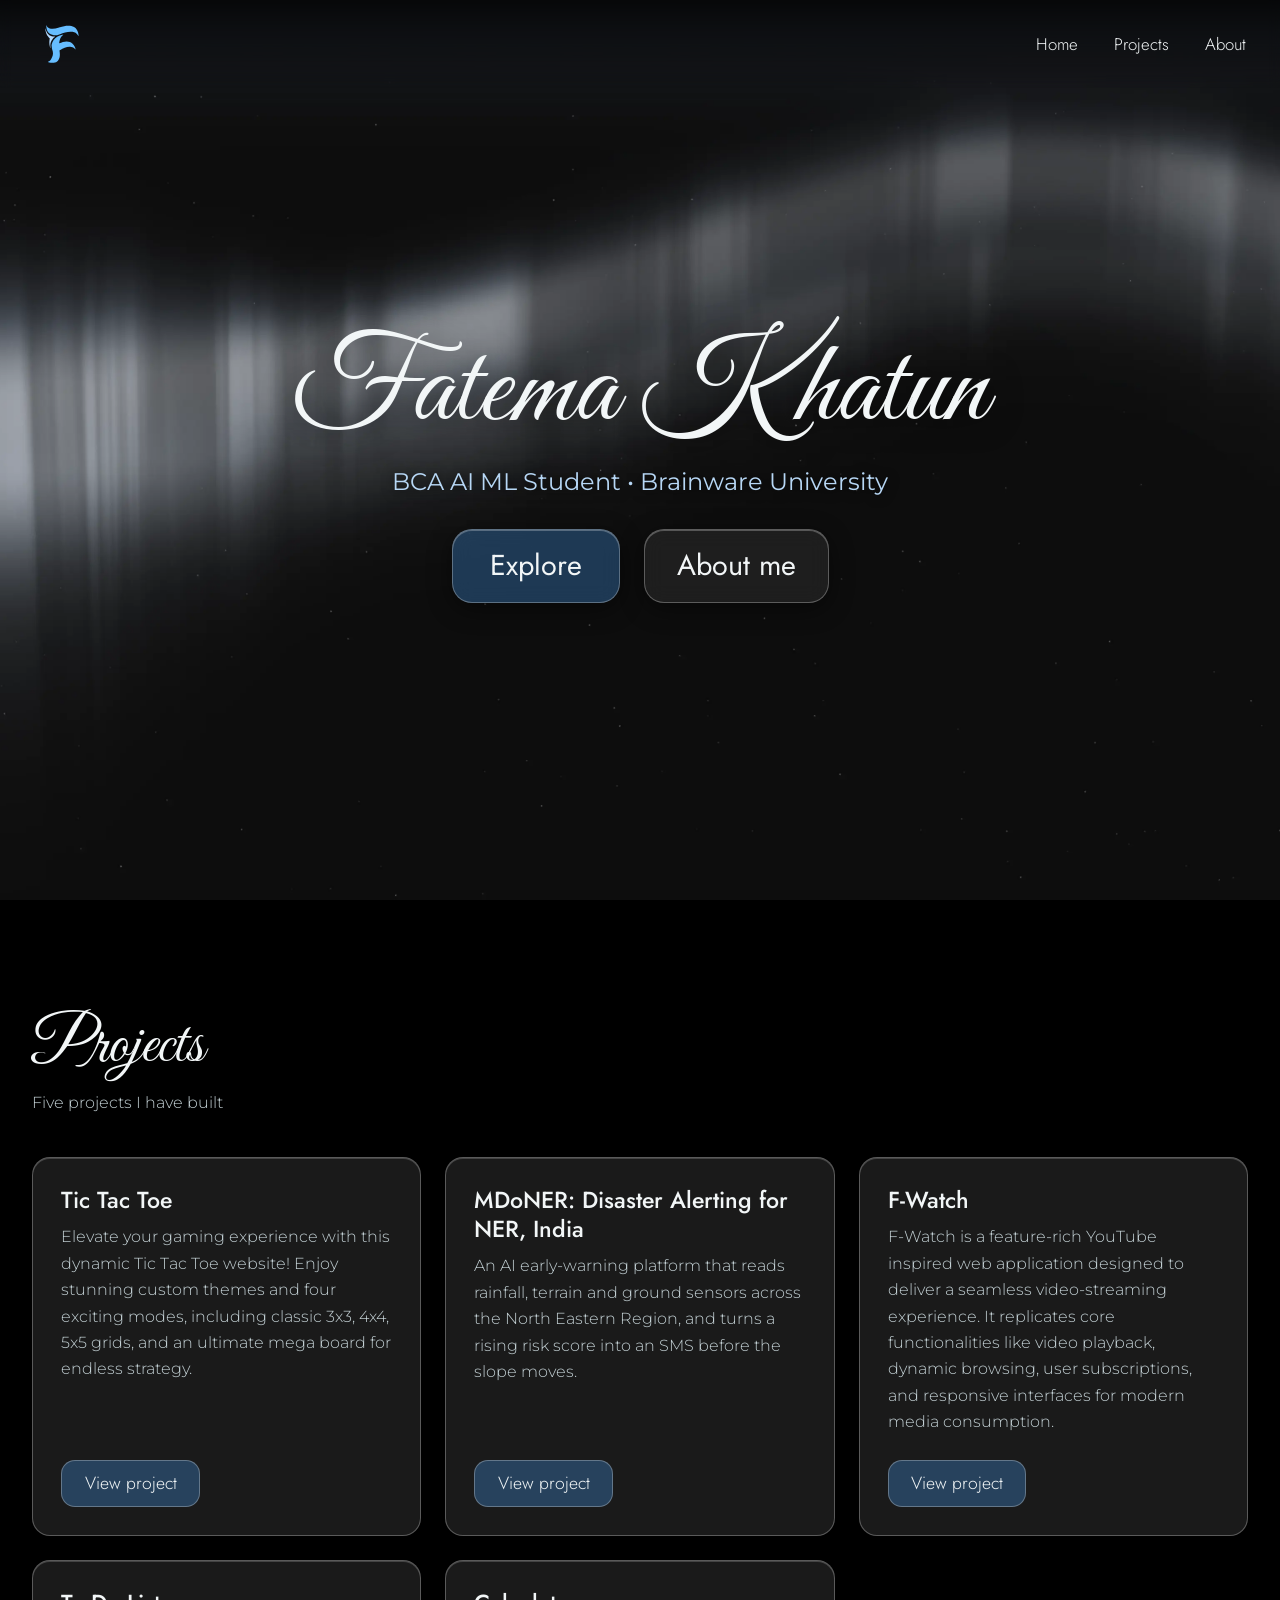
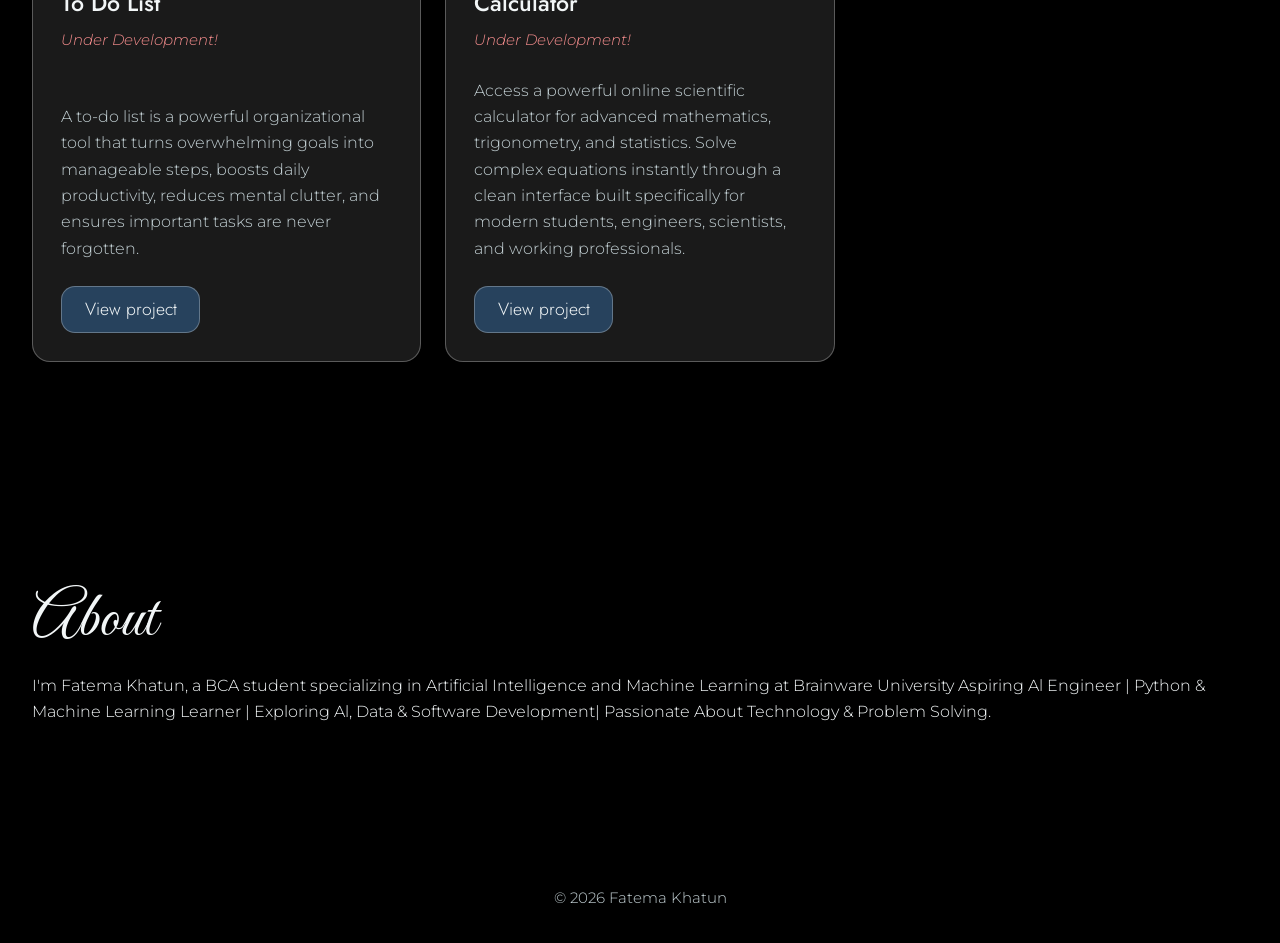
<file: index.html>
<!doctype html>
<html lang="en">
  
<head>
  <meta charset="UTF-8" />
  <meta name="viewport" content="width=device-width, initial-scale=1" />
  <!-- EDIT: replace the title and description with your own before publishing -->
  <title>Fatema Khatun | Portfolio</title>
  <meta name="description"
    content="Portfolio of Fatema Khatun, BCA AI ML student at Brainware University. Explore five projects: To Do List, Calculator, Tic Tac Toe, MDoNER and F-Watch." />
  <meta name="theme-color" content="#000000" />

  <link rel="preconnect" href="https://fonts.googleapis.com" />
  <link rel="preconnect" href="https://fonts.gstatic.com" crossorigin />
  <link
    href="https://fonts.googleapis.com/css2?family=Montserrat:wght@300;400;500&family=Jost:wght@400;500&family=Great+Vibes&display=swap"
    rel="stylesheet" />
  <link rel="stylesheet" href="css/style.css" />
</head>

<body>
  <a class="skip-link" href="#projects">Skip to projects</a>

  <header class="site-header">
    <a class="brand" href="#home" aria-label="Fatema Khatun home">
      <img src="assets/brand.svg" alt="Brand logo" />
    </a>
    <nav aria-label="Main navigation">
      <ul>
        <li><a href="#home">Home</a></li>
        <li><a href="#projects">Projects</a></li>
        <li><a href="#about">About</a></li>
        <!-- Contact link: add <li><a href="#contact">Contact</a></li> once you supply contact details -->
      </ul>
    </nav>
  </header>

  <main>
    <!-- HERO -->
    <section id="home" class="hero" aria-labelledby="hero-title">
      <h1 id="hero-title" class="hero-name">Fatema Khatun</h1>
      <!-- EDIT: headline / tagline -->
      <p class="hero-tagline">
        BCA AI ML Student &bull; Brainware University
      </p>
      <div class="hero-actions">
        <a class="btn btn-primary" href="#projects">Explore</a>
        <a class="btn btn-secondary" href="#about">About me</a>
      </div>
    </section>

    <!-- PROJECTS -->
    <section id="projects" class="section" aria-labelledby="projects-title">
      <div class="container">
        <h2 id="projects-title" class="section-title">Projects</h2>
        <p class="section-intro">
          Five projects I have built
        </p>

        <ul class="project-grid">
          <li class="card">
            <h3>Tic Tac Toe</h3>
            <p>Elevate your gaming experience with this dynamic Tic Tac Toe website! Enjoy stunning custom themes and
              four exciting modes, including classic 3x3, 4x4, 5x5 grids, and an ultimate mega board for endless
              strategy.</p>
            <a class="card-link" href="./projects/TicTacToe/index.html" aria-label="View project: Tic Tac Toe">View project</a>
          </li>

          <li class="card">
            <h3>MDoNER: Disaster Alerting for NER, India</h3>
            <p>
              An AI early-warning platform that reads rainfall, terrain and
              ground sensors across the North Eastern Region, and turns a
              rising risk score into an SMS before the slope moves.
            </p>
            <a class="card-link" href="./projects/MDoNER/index.html"
              aria-label="View project: MDoNER, Disaster Alerting for NER, India">View project</a>
          </li>

          <li class="card">
            <h3>F-Watch</h3>
            <p>F-Watch is a feature-rich YouTube inspired web application designed to deliver a seamless video-streaming
              experience. It replicates core functionalities like video playback, dynamic browsing, user subscriptions,
              and responsive interfaces for modern media consumption.</p>
            <a class="card-link" href="./projects/F-Watch/index.html" aria-label="View project: F-Watch">View project</a>
          </li>
          <li class="card">
            <h3>To Do List</h3>
            <p class="note">
              <em>Under Development!</em>
            </p>
            <p>A to-do list is a powerful organizational tool that turns overwhelming goals into manageable steps,
              boosts daily productivity, reduces mental clutter, and ensures important tasks are never forgotten.</p>
            <!-- EDIT: change href if your folder name is different -->
            <a class="card-link" href="./projects/ToDoList/index.html" aria-label="View project: To Do List">View project</a>
          </li>

          <li class="card">
            <h3>Calculator</h3>
            <p class="note">
              <em>Under Development!</em>
            </p>
            <p>
              Access a powerful online scientific calculator for advanced mathematics, trigonometry, and statistics.
              Solve complex equations instantly through a clean interface built specifically for modern students,
              engineers, scientists, and working professionals.
            </p>
            <a class="card-link" href="./projects/Calculator/index.html" aria-label="View project: Calculator">View project</a>
          </li>

        </ul>
      </div>
    </section>

    <!-- ABOUT -->
    <section id="about" class="section" aria-labelledby="about-title">
      <div class="container about">
        <h2 id="about-title" class="section-title">About</h2>
        <p>
          I'm Fatema Khatun, a BCA student specializing in Artificial Intelligence and Machine Learning at
          Brainware University Aspiring Al Engineer | Python & Machine Learning Learner | Exploring Al, Data & Software
          Development| Passionate About Technology & Problem Solving.
        </p>
      </div>
    </section>
  </main>

  <footer class="site-footer">
    <p>&copy; <span id="year">2026</span> Fatema Khatun</p>
  </footer>

  <script>
    document.getElementById("year").textContent = new Date().getFullYear();
  </script>
  
</body>

</html>
</file>
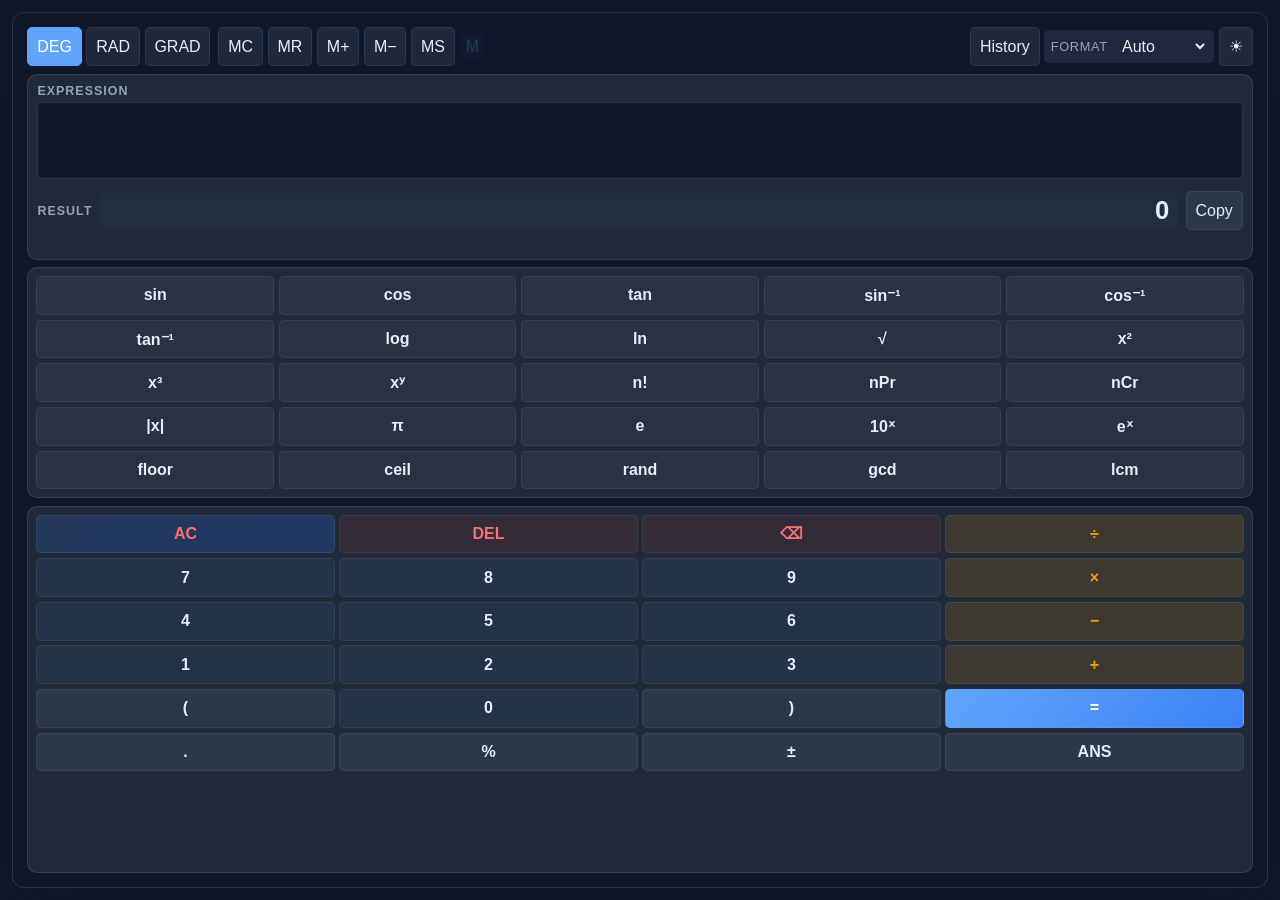
<file: projects/Calculator/index.html>
<!DOCTYPE html>
<html lang="en">
  <head>
    <meta charset="UTF-8" />
    <meta name="viewport" content="width=device-width, initial-scale=1.0" />
    <title>Scientific Calculator</title>
    <link rel="stylesheet" href="style.css" />
    <script src="app.js" defer></script>
  </head>
  <body>
    <div class="app-shell">
      <div class="calculator" aria-label="Scientific calculator">
        <header class="topbar">
          <div class="group angle-mode-group" aria-label="Angle mode selector">
            <button class="mode-btn is-active" data-mode="DEG" type="button">DEG</button>
            <button class="mode-btn" data-mode="RAD" type="button">RAD</button>
            <button class="mode-btn" data-mode="GRAD" type="button">GRAD</button>
          </div>

          <div class="group memory-group" aria-label="Memory controls">
            <button class="memory-btn" data-memory="MC" type="button">MC</button>
            <button class="memory-btn" data-memory="MR" type="button">MR</button>
            <button class="memory-btn" data-memory="M+" type="button">M+</button>
            <button class="memory-btn" data-memory="M-" type="button">M−</button>
            <button class="memory-btn" data-memory="MS" type="button">MS</button>
            <span id="memoryIndicator" class="memory-indicator" aria-live="polite">M</span>
          </div>

          <div class="group utility-group">
            <button id="historyToggle" class="ghost-btn" type="button" aria-expanded="false" aria-controls="historyPanel">History</button>
            <label class="format-picker" aria-label="Number format">
              <span>Format</span>
              <select id="formatMode" aria-label="Result format mode">
                <option value="auto">Auto</option>
                <option value="fixed">Fixed</option>
                <option value="scientific">Scientific</option>
              </select>
            </label>
            <button id="themeToggle" class="theme-toggle" type="button" aria-label="Toggle theme">🌙</button>
          </div>
        </header>

        <main class="content-grid">
          <section class="display-panel" aria-label="Expression and result panel">
            <div class="display-label">Expression</div>
            <textarea
              id="expressionInput"
              aria-label="Calculator expression"
              spellcheck="false"
              autocomplete="off"
              autocorrect="off"
              autocapitalize="off"
              rows="3"
            ></textarea>

            <div class="result-row">
              <div class="display-label result-label">Result</div>
              <div id="resultDisplay" class="result-value" aria-live="polite">0</div>
              <button id="copyResult" class="copy-button" type="button">Copy</button>
            </div>

            <div id="statusText" class="status-text" aria-live="polite"></div>
          </section>

          <section class="scientific-panel" aria-label="Scientific functions">
            <div class="button-grid scientific-grid">
              <button type="button" data-insert="sin(" class="function-btn">sin</button>
              <button type="button" data-insert="cos(" class="function-btn">cos</button>
              <button type="button" data-insert="tan(" class="function-btn">tan</button>
              <button type="button" data-insert="asin(" class="function-btn">sin⁻¹</button>
              <button type="button" data-insert="acos(" class="function-btn">cos⁻¹</button>
              <button type="button" data-insert="atan(" class="function-btn">tan⁻¹</button>
              <button type="button" data-insert="log(" class="function-btn">log</button>
              <button type="button" data-insert="ln(" class="function-btn">ln</button>
              <button type="button" data-insert="sqrt(" class="function-btn">√</button>
              <button type="button" data-insert="^2" class="function-btn">x²</button>
              <button type="button" data-insert="^3" class="function-btn">x³</button>
              <button type="button" data-insert="^(" class="function-btn">xʸ</button>
              <button type="button" data-insert="factorial(" class="function-btn">n!</button>
              <button type="button" data-insert="nPr(" class="function-btn">nPr</button>
              <button type="button" data-insert="nCr(" class="function-btn">nCr</button>
              <button type="button" data-insert="abs(" class="function-btn">|x|</button>
              <button type="button" data-insert="pi" class="function-btn">π</button>
              <button type="button" data-insert="e" class="function-btn">e</button>
              <button type="button" data-insert="10^(" class="function-btn">10ˣ</button>
              <button type="button" data-insert="exp(" class="function-btn">eˣ</button>
              <button type="button" data-insert="floor(" class="function-btn">floor</button>
              <button type="button" data-insert="ceil(" class="function-btn">ceil</button>
              <button type="button" data-insert="random()" class="function-btn">rand</button>
              <button type="button" data-insert="gcd(" class="function-btn">gcd</button>
              <button type="button" data-insert="lcm(" class="function-btn">lcm</button>
            </div>
          </section>

          <section class="keypad-panel" aria-label="Calculator keypad">
            <div class="button-grid keypad-grid">
              <button type="button" data-action="clear" class="control-btn accent">AC</button>
              <button type="button" data-action="delete" class="control-btn">DEL</button>
              <button type="button" data-action="backspace" class="control-btn">⌫</button>
              <button type="button" data-insert="/" class="operator-btn">÷</button>

              <button type="button" data-insert="7" class="number-btn">7</button>
              <button type="button" data-insert="8" class="number-btn">8</button>
              <button type="button" data-insert="9" class="number-btn">9</button>
              <button type="button" data-insert="*" class="operator-btn">×</button>

              <button type="button" data-insert="4" class="number-btn">4</button>
              <button type="button" data-insert="5" class="number-btn">5</button>
              <button type="button" data-insert="6" class="number-btn">6</button>
              <button type="button" data-insert="-" class="operator-btn">−</button>

              <button type="button" data-insert="1" class="number-btn">1</button>
              <button type="button" data-insert="2" class="number-btn">2</button>
              <button type="button" data-insert="3" class="number-btn">3</button>
              <button type="button" data-insert="+" class="operator-btn">+</button>

              <button type="button" data-insert="(" class="utility-btn">(</button>
              <button type="button" data-insert="0" class="number-btn">0</button>
              <button type="button" data-insert=")" class="utility-btn">)</button>
              <button type="button" data-action="evaluate" class="equals-btn">=</button>

              <button type="button" data-insert="." class="utility-btn">.</button>
              <button type="button" data-insert="%" class="utility-btn">%</button>
              <button type="button" data-action="toggle-sign" class="utility-btn">±</button>
              <button type="button" data-action="ans" class="utility-btn">ANS</button>
            </div>
          </section>
        </main>
      </div>
    </div>

    <aside id="historyPanel" class="history-overlay" aria-label="Calculation history" hidden>
      <section class="history-dialog" role="dialog" aria-modal="true" aria-labelledby="historyTitle">
        <div class="history-header">
          <h2 id="historyTitle">History</h2>
          <div class="history-actions">
            <button id="clearHistory" type="button" class="ghost-btn">Clear</button>
            <button id="closeHistory" type="button" class="ghost-btn" aria-label="Close history">×</button>
          </div>
        </div>
        <ul id="historyList" class="history-list" aria-live="polite"></ul>
      </section>
    </aside>
  </body>
</html>
</file>
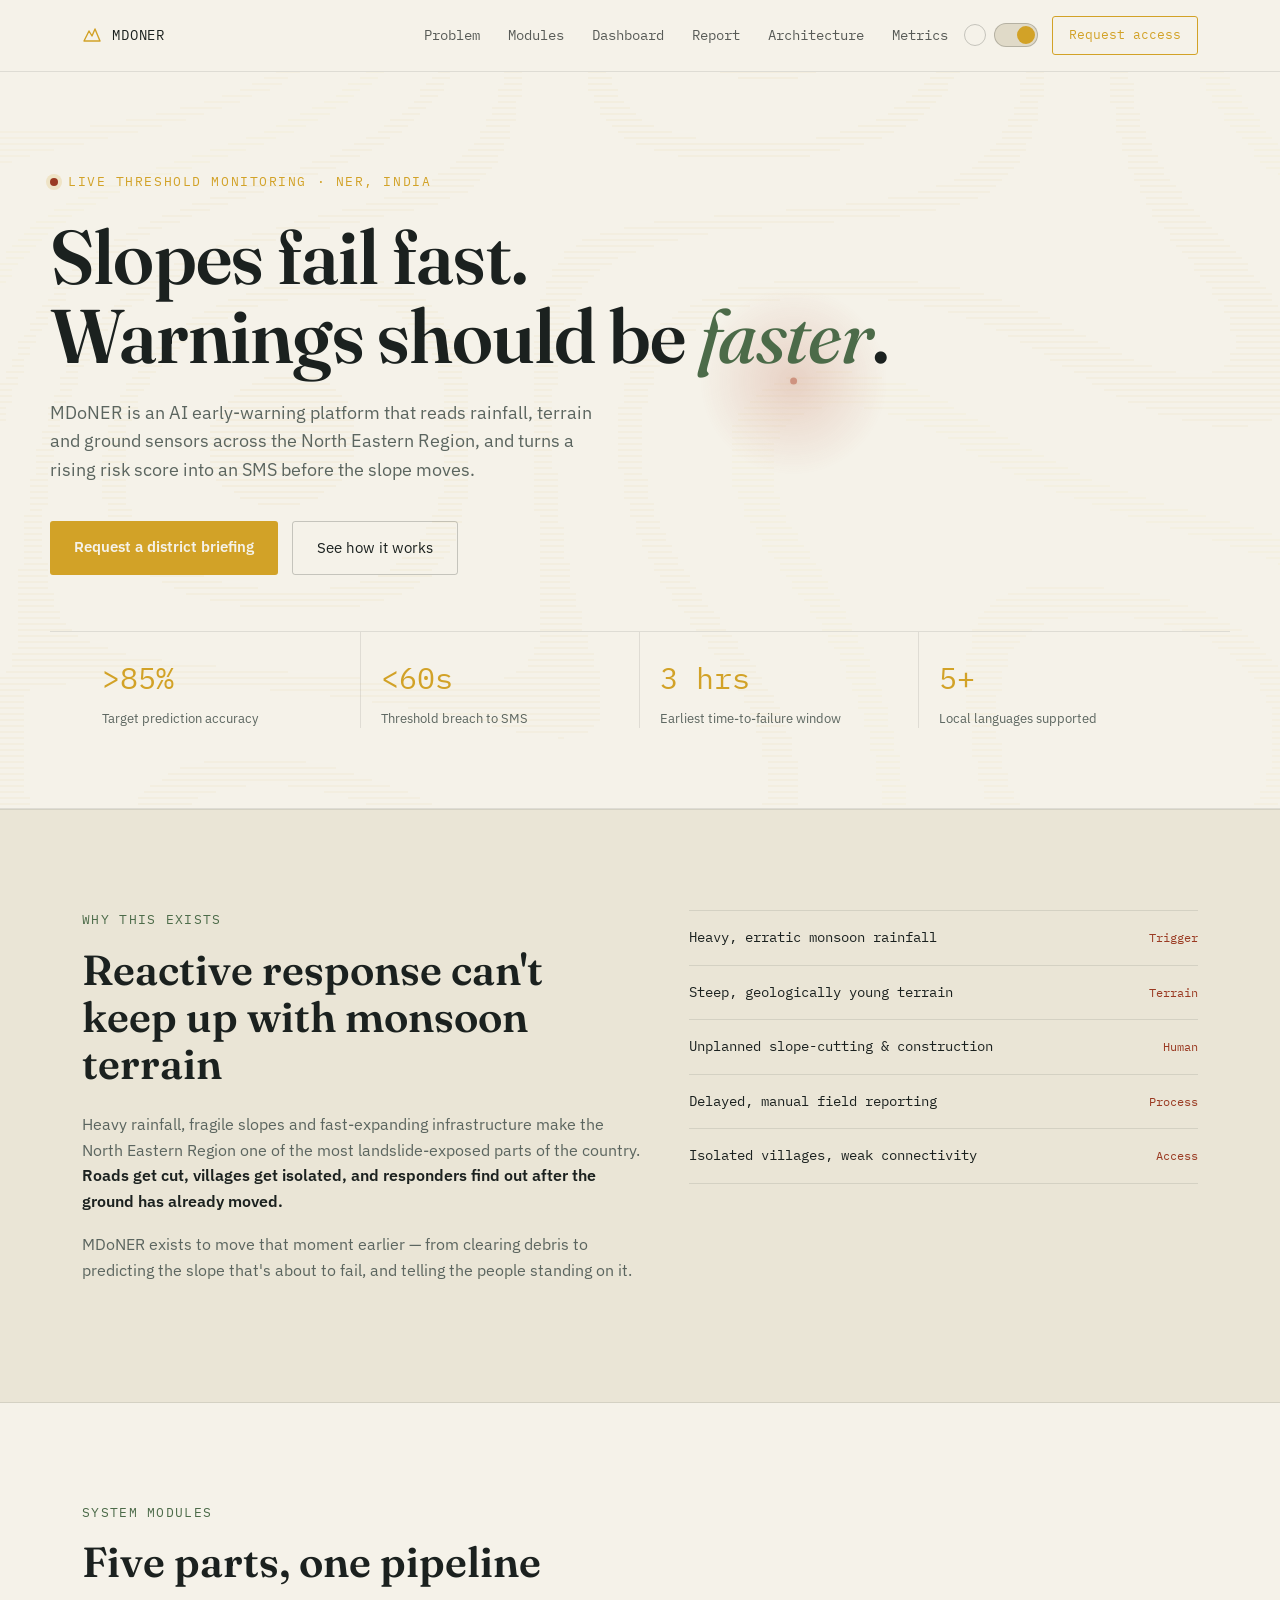
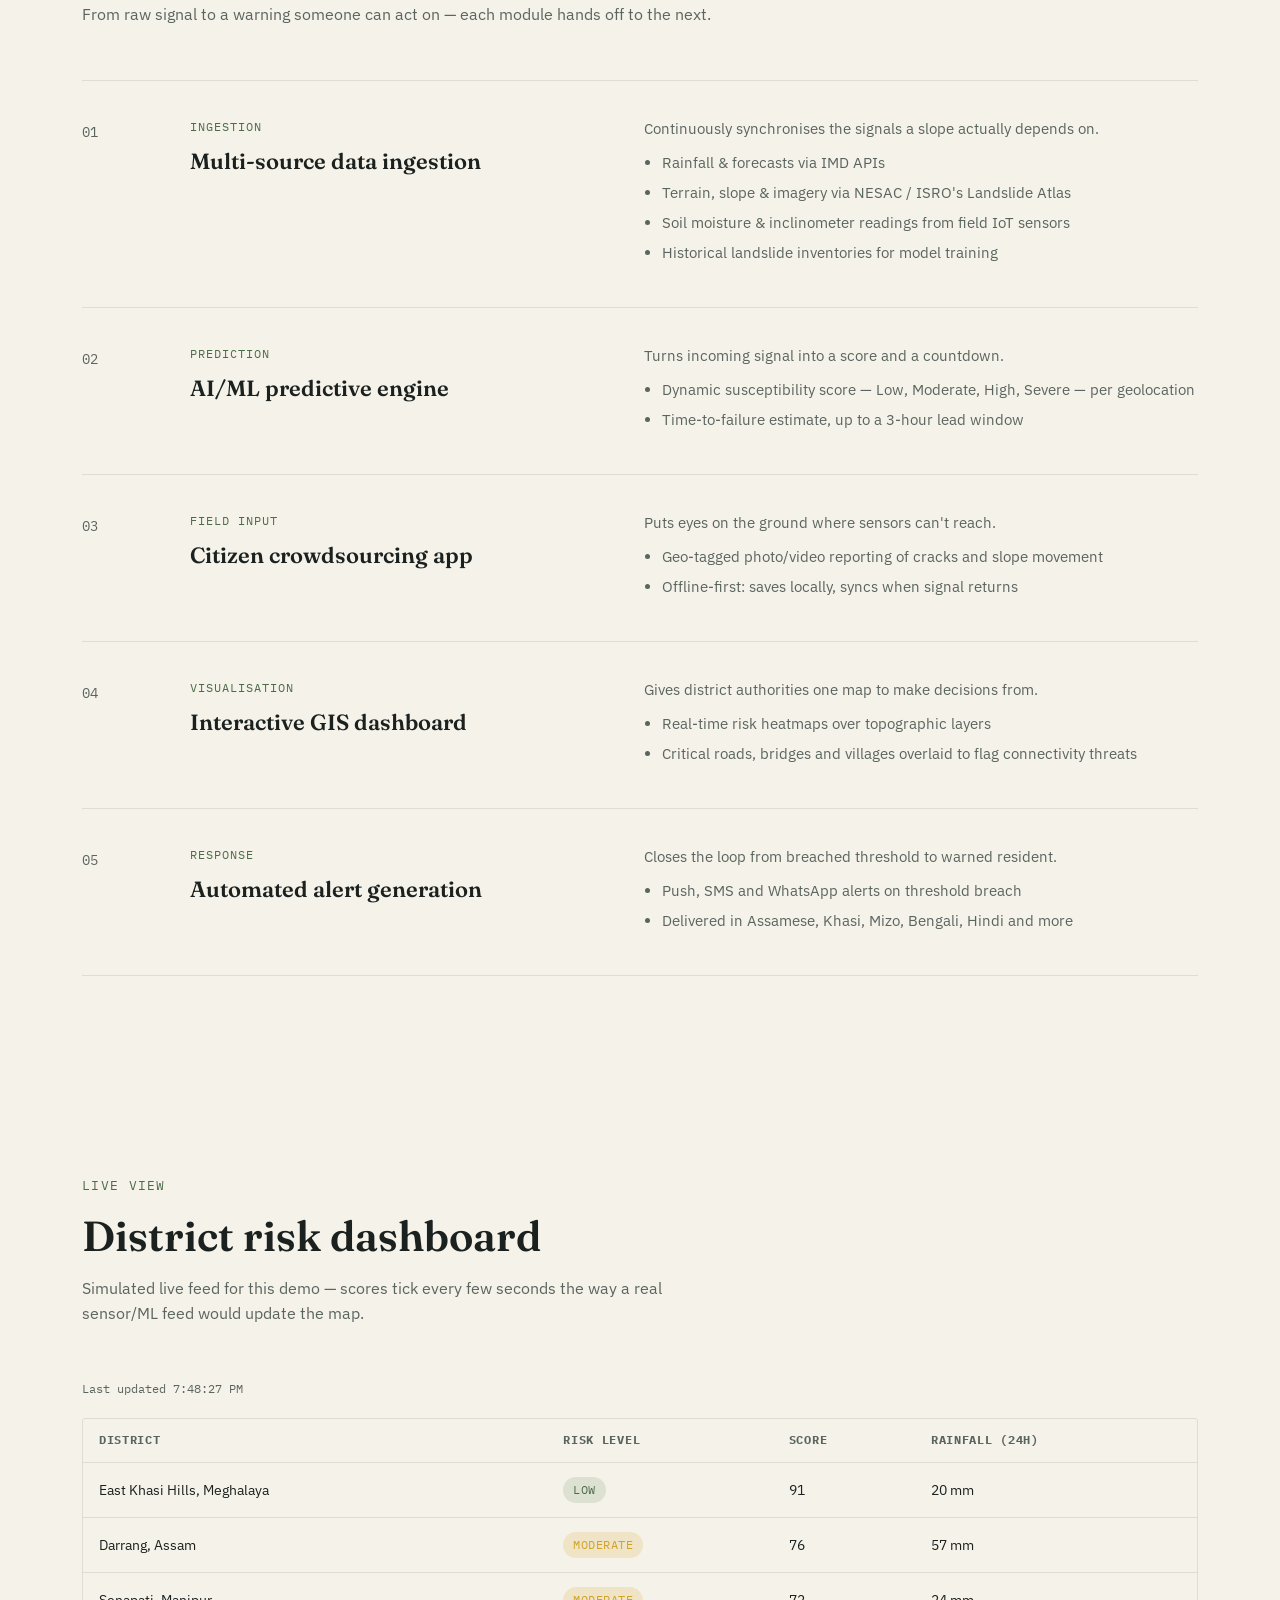
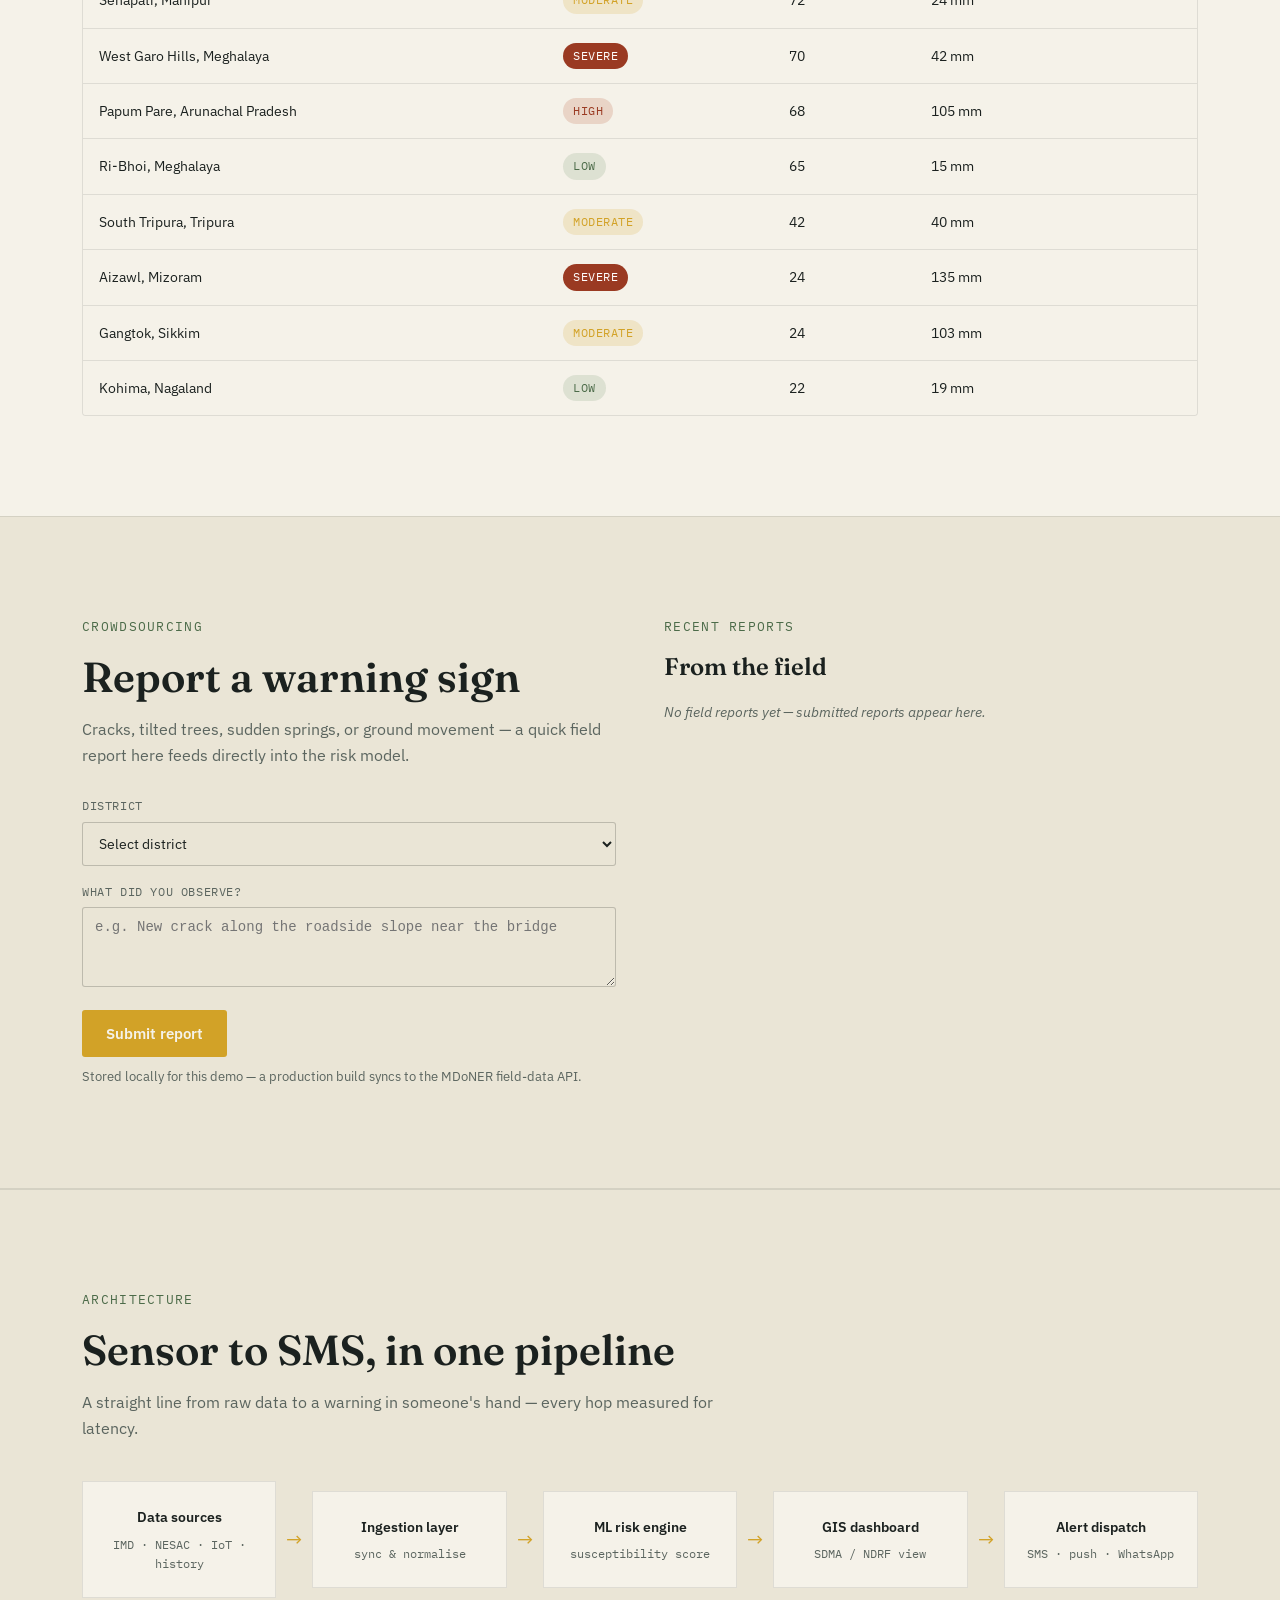
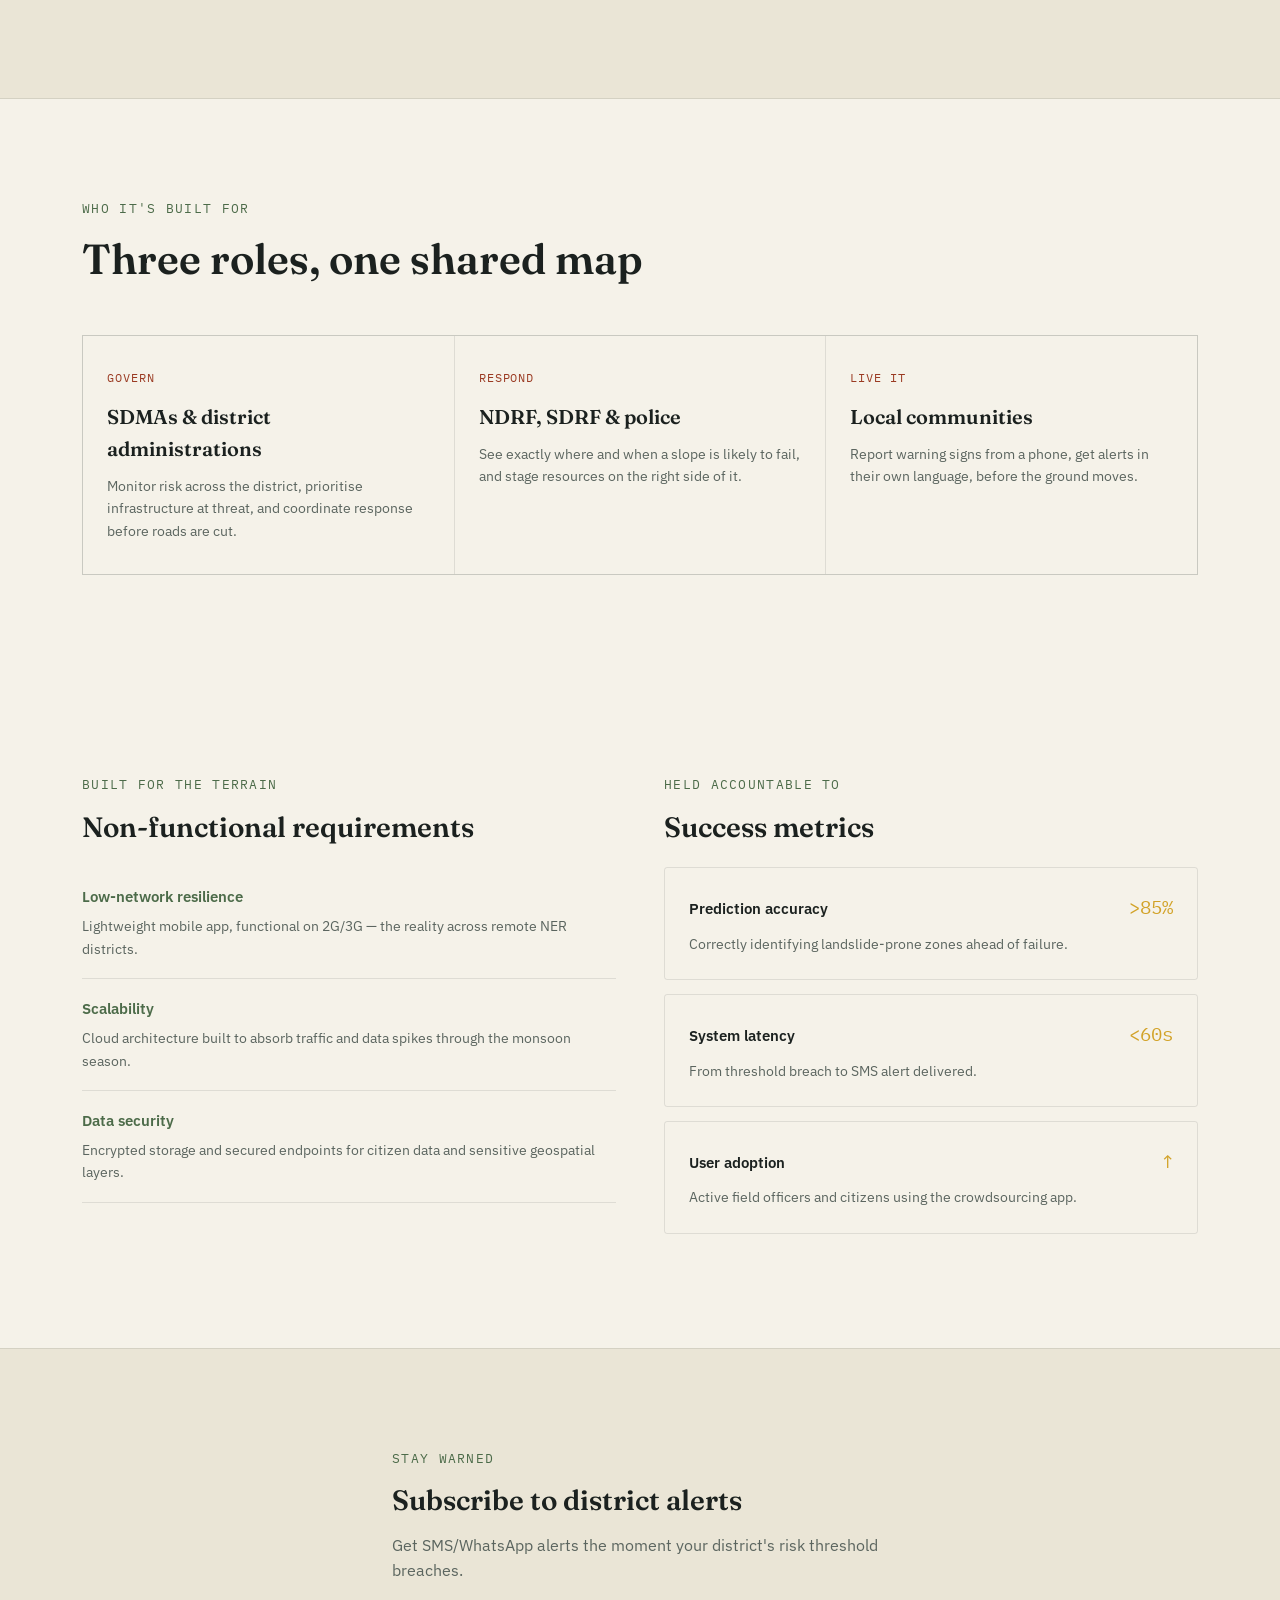
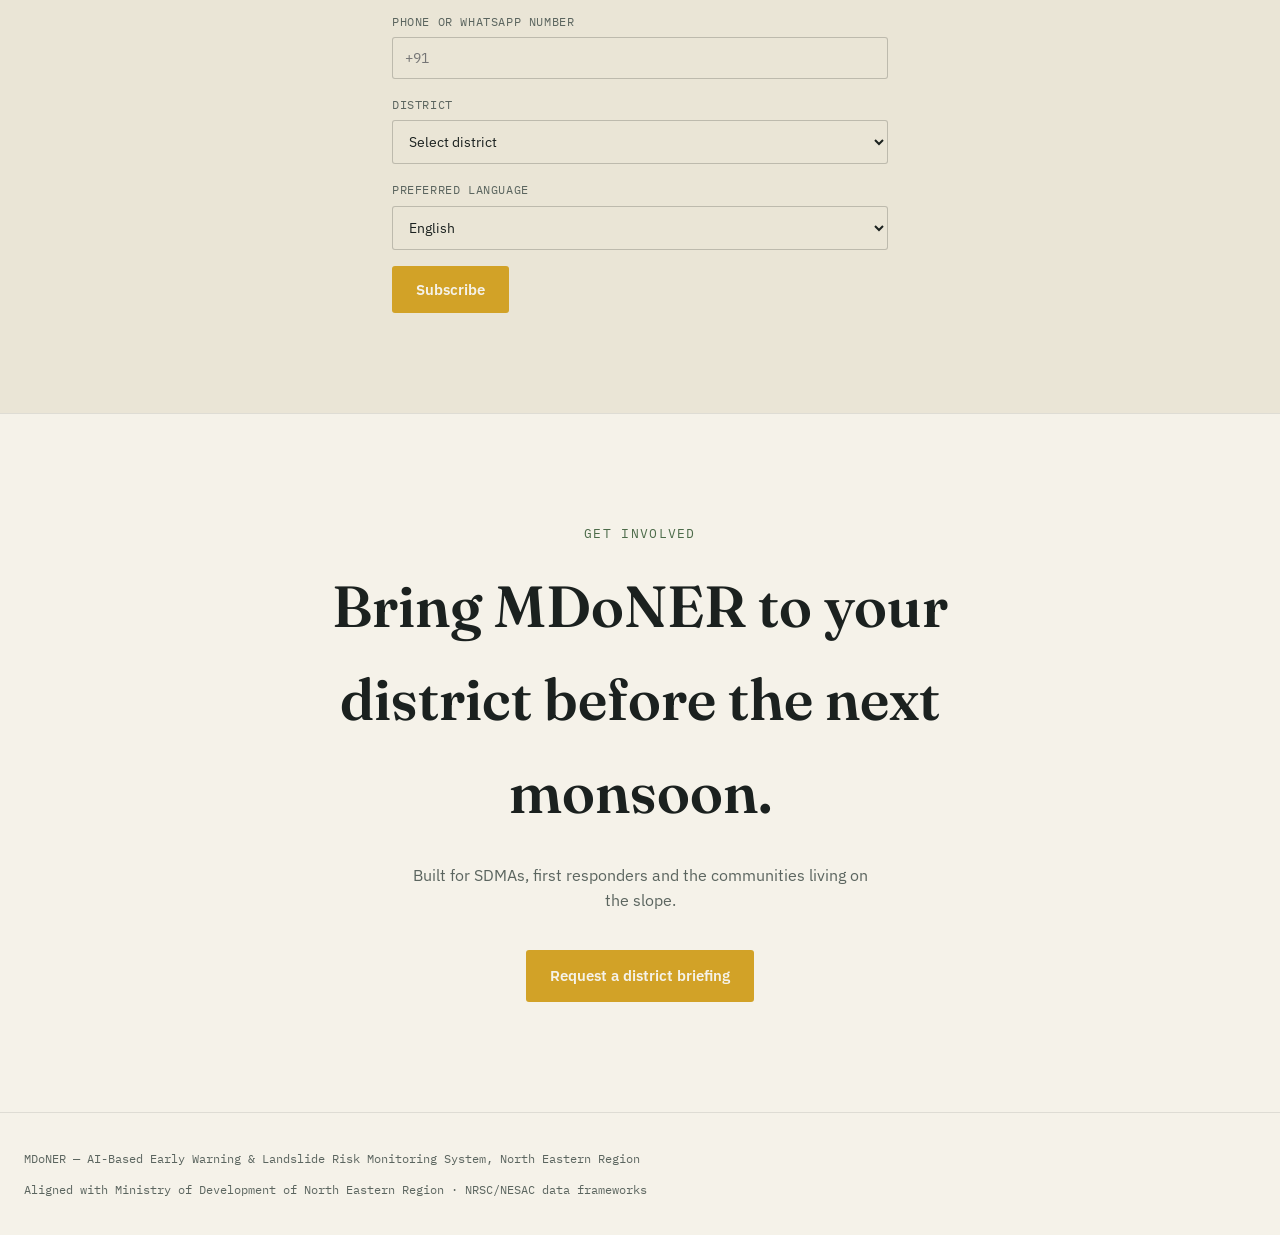
<file: projects/MDoNER/index.html>
<!DOCTYPE html>
<html lang="en" data-theme="dark">
<head>
<meta charset="UTF-8">
<meta name="viewport" content="width=device-width, initial-scale=1.0">
<meta name="theme-color" content="#12181A">
<title>MDoNER — AI-Based Landslide Early Warning &amp; Risk Monitoring, NER</title>
<meta name="description" content="MDoNER: AI-based early warning and landslide risk monitoring system for India's North Eastern Region.">
<link rel="preconnect" href="https://fonts.googleapis.com">
<link href="https://fonts.googleapis.com/css2?family=Fraunces:opsz,wght@9..144,400;9..144,500;9..144,600;9..144,700&family=IBM+Plex+Sans:wght@400;500;600&family=IBM+Plex+Mono:wght@400;500&display=swap" rel="stylesheet">
<link rel="stylesheet" href="css/themes.css">
<link rel="stylesheet" href="css/style.css">
</head>
<body>

<header>
  <nav>
    <div class="logo">
      <svg class="logo-mark" viewBox="0 0 20 20"><path d="M2 16 L7 6 L10 11 L13 4 L18 16 Z" fill="none" stroke="var(--accent)" stroke-width="1.4" stroke-linejoin="round"/></svg>
      MDoNER
    </div>
    <div class="navlinks" id="navlinks">
      <a href="#problem">Problem</a>
      <a href="#modules">Modules</a>
      <a href="#dashboard">Dashboard</a>
      <a href="#report">Report</a>
      <a href="#architecture">Architecture</a>
      <a href="#metrics">Metrics</a>
    </div>
    <div class="nav-right">
      <div class="theme-switch">
        <button class="accent-picker" id="accent-swatch" title="Pick accent color" aria-label="Pick accent color" type="button" onclick="document.getElementById('accent-picker').click()"></button>
        <input type="color" id="accent-picker" value="#D2A227" style="position:absolute; width:1px; height:1px; opacity:0; pointer-events:none;">
        <button class="theme-toggle" id="theme-toggle" role="switch" aria-label="Toggle dark/light theme" aria-pressed="false" type="button"></button>
      </div>
      <a href="#cta" class="nav-cta">Request access</a>
      <button class="hamburger" id="hamburger" aria-label="Menu" aria-expanded="false" type="button"><span></span><span></span><span></span></button>
    </div>
  </nav>
</header>

<section class="hero">
  <canvas id="contour-canvas"></canvas>
  <div class="hero-inner">
    <div class="eyebrow">Live threshold monitoring · NER, India</div>
    <h1 class="headline">Slopes fail fast.<br>Warnings should be <em>faster</em>.</h1>
    <p class="hero-sub">MDoNER is an AI early-warning platform that reads rainfall, terrain and ground sensors across the North Eastern Region, and turns a rising risk score into an SMS before the slope moves.</p>
    <div class="hero-actions">
      <a href="#cta" class="btn-primary">Request a district briefing</a>
      <a href="#modules" class="btn-ghost">See how it works</a>
    </div>
  </div>
  <div class="stat-strip wrap">
    <div class="stat"><div class="stat-num">&gt;85%</div><div class="stat-label">Target prediction accuracy</div></div>
    <div class="stat"><div class="stat-num">&lt;60s</div><div class="stat-label">Threshold breach to SMS</div></div>
    <div class="stat"><div class="stat-num">3 hrs</div><div class="stat-label">Earliest time-to-failure window</div></div>
    <div class="stat"><div class="stat-num">5+</div><div class="stat-label">Local languages supported</div></div>
  </div>
</section>

<section class="problem" id="problem">
  <div class="wrap problem-grid">
    <div class="problem-text">
      <div class="section-tag">Why this exists</div>
      <h2 class="section-title" style="margin-bottom:24px;">Reactive response can't keep up with monsoon terrain</h2>
      <p>Heavy rainfall, fragile slopes and fast-expanding infrastructure make the North Eastern Region one of the most landslide-exposed parts of the country. <strong>Roads get cut, villages get isolated, and responders find out after the ground has already moved.</strong></p>
      <p>MDoNER exists to move that moment earlier — from clearing debris to predicting the slope that's about to fail, and telling the people standing on it.</p>
    </div>
    <div class="factor-list">
      <div class="factor"><span class="factor-name">Heavy, erratic monsoon rainfall</span><span class="factor-tag">Trigger</span></div>
      <div class="factor"><span class="factor-name">Steep, geologically young terrain</span><span class="factor-tag">Terrain</span></div>
      <div class="factor"><span class="factor-name">Unplanned slope-cutting &amp; construction</span><span class="factor-tag">Human</span></div>
      <div class="factor"><span class="factor-name">Delayed, manual field reporting</span><span class="factor-tag">Process</span></div>
      <div class="factor"><span class="factor-name">Isolated villages, weak connectivity</span><span class="factor-tag">Access</span></div>
    </div>
  </div>
</section>

<section id="modules">
  <div class="wrap">
    <div class="section-head">
      <div class="section-tag">System modules</div>
      <h2 class="section-title">Five parts, one pipeline</h2>
      <p class="section-desc">From raw signal to a warning someone can act on — each module hands off to the next.</p>
    </div>
    <div class="feature-list">
      <div class="feature-row">
        <div class="feature-num">01</div>
        <div class="feature-name"><span>Ingestion</span>Multi-source data ingestion</div>
        <div class="feature-desc">Continuously synchronises the signals a slope actually depends on.
          <ul>
            <li>Rainfall &amp; forecasts via IMD APIs</li>
            <li>Terrain, slope &amp; imagery via NESAC / ISRO's Landslide Atlas</li>
            <li>Soil moisture &amp; inclinometer readings from field IoT sensors</li>
            <li>Historical landslide inventories for model training</li>
          </ul>
        </div>
      </div>
      <div class="feature-row">
        <div class="feature-num">02</div>
        <div class="feature-name"><span>Prediction</span>AI/ML predictive engine</div>
        <div class="feature-desc">Turns incoming signal into a score and a countdown.
          <ul>
            <li>Dynamic susceptibility score — Low, Moderate, High, Severe — per geolocation</li>
            <li>Time-to-failure estimate, up to a 3-hour lead window</li>
          </ul>
        </div>
      </div>
      <div class="feature-row">
        <div class="feature-num">03</div>
        <div class="feature-name"><span>Field input</span>Citizen crowdsourcing app</div>
        <div class="feature-desc">Puts eyes on the ground where sensors can't reach.
          <ul>
            <li>Geo-tagged photo/video reporting of cracks and slope movement</li>
            <li>Offline-first: saves locally, syncs when signal returns</li>
          </ul>
        </div>
      </div>
      <div class="feature-row">
        <div class="feature-num">04</div>
        <div class="feature-name"><span>Visualisation</span>Interactive GIS dashboard</div>
        <div class="feature-desc">Gives district authorities one map to make decisions from.
          <ul>
            <li>Real-time risk heatmaps over topographic layers</li>
            <li>Critical roads, bridges and villages overlaid to flag connectivity threats</li>
          </ul>
        </div>
      </div>
      <div class="feature-row">
        <div class="feature-num">05</div>
        <div class="feature-name"><span>Response</span>Automated alert generation</div>
        <div class="feature-desc">Closes the loop from breached threshold to warned resident.
          <ul>
            <li>Push, SMS and WhatsApp alerts on threshold breach</li>
            <li>Delivered in Assamese, Khasi, Mizo, Bengali, Hindi and more</li>
          </ul>
        </div>
      </div>
    </div>
  </div>
</section>

<section id="dashboard">
  <div class="wrap">
    <div class="section-head">
      <div class="section-tag">Live view</div>
      <h2 class="section-title">District risk dashboard</h2>
      <p class="section-desc">Simulated live feed for this demo — scores tick every few seconds the way a real sensor/ML feed would update the map.</p>
    </div>
    <div class="dash-toolbar">
      <span class="dash-refresh" id="dash-updated">Loading…</span>
    </div>
    <div class="dash-table-wrap">
      <table class="dash-table">
        <thead>
          <tr><th>District</th><th>Risk level</th><th>Score</th><th>Rainfall (24h)</th></tr>
        </thead>
        <tbody id="dash-tbody"></tbody>
      </table>
    </div>
  </div>
</section>

<section id="report" style="background:var(--bg-2); border-top:1px solid var(--border); border-bottom:1px solid var(--border);">
  <div class="wrap form-grid">
    <div>
      <div class="section-tag">Crowdsourcing</div>
      <h2 class="section-title">Report a warning sign</h2>
      <p class="section-desc" style="margin-bottom:28px;">Cracks, tilted trees, sudden springs, or ground movement — a quick field report here feeds directly into the risk model.</p>
      <form id="report-form">
        <div class="field">
          <label for="r-district">District</label>
          <select id="r-district" name="district" data-fill="districts" required>
            <option value="" disabled selected>Select district</option>
          </select>
        </div>
        <div class="field">
          <label for="r-obs">What did you observe?</label>
          <textarea id="r-obs" name="observation" placeholder="e.g. New crack along the roadside slope near the bridge" required></textarea>
        </div>
        <button type="submit" class="btn-primary">Submit report</button>
        <p class="form-note">Stored locally for this demo — a production build syncs to the MDoNER field-data API.</p>
      </form>
    </div>
    <div>
      <div class="section-tag">Recent reports</div>
      <h2 class="section-title" style="font-size:24px; margin-bottom:20px;">From the field</h2>
      <div class="report-list" id="report-list"></div>
    </div>
  </div>
</section>

<section class="flow" id="architecture">
  <div class="wrap">
    <div class="section-head" style="margin-bottom:40px;">
      <div class="section-tag">Architecture</div>
      <h2 class="section-title">Sensor to SMS, in one pipeline</h2>
      <p class="section-desc">A straight line from raw data to a warning in someone's hand — every hop measured for latency.</p>
    </div>
    <div class="flow-diagram">
      <div class="flow-node"><div class="n-title">Data sources</div><div class="n-sub">IMD · NESAC · IoT · history</div></div>
      <div class="flow-arrow">→</div>
      <div class="flow-node"><div class="n-title">Ingestion layer</div><div class="n-sub">sync &amp; normalise</div></div>
      <div class="flow-arrow">→</div>
      <div class="flow-node"><div class="n-title">ML risk engine</div><div class="n-sub">susceptibility score</div></div>
      <div class="flow-arrow">→</div>
      <div class="flow-node"><div class="n-title">GIS dashboard</div><div class="n-sub">SDMA / NDRF view</div></div>
      <div class="flow-arrow">→</div>
      <div class="flow-node"><div class="n-title">Alert dispatch</div><div class="n-sub">SMS · push · WhatsApp</div></div>
    </div>
  </div>
</section>

<section>
  <div class="wrap">
    <div class="section-head">
      <div class="section-tag">Who it's built for</div>
      <h2 class="section-title">Three roles, one shared map</h2>
    </div>
    <div class="audience-grid">
      <div class="audience-card">
        <div class="a-tag">Govern</div>
        <h3>SDMAs &amp; district administrations</h3>
        <p>Monitor risk across the district, prioritise infrastructure at threat, and coordinate response before roads are cut.</p>
      </div>
      <div class="audience-card">
        <div class="a-tag">Respond</div>
        <h3>NDRF, SDRF &amp; police</h3>
        <p>See exactly where and when a slope is likely to fail, and stage resources on the right side of it.</p>
      </div>
      <div class="audience-card">
        <div class="a-tag">Live it</div>
        <h3>Local communities</h3>
        <p>Report warning signs from a phone, get alerts in their own language, before the ground moves.</p>
      </div>
    </div>
  </div>
</section>

<section id="metrics">
  <div class="wrap split-cols">
    <div>
      <div class="section-tag">Built for the terrain</div>
      <h2 class="section-title" style="font-size:28px; margin-bottom:24px;">Non-functional requirements</h2>
      <div class="nfr-item">
        <div class="nfr-title">Low-network resilience</div>
        <div class="nfr-desc">Lightweight mobile app, functional on 2G/3G — the reality across remote NER districts.</div>
      </div>
      <div class="nfr-item">
        <div class="nfr-title">Scalability</div>
        <div class="nfr-desc">Cloud architecture built to absorb traffic and data spikes through the monsoon season.</div>
      </div>
      <div class="nfr-item">
        <div class="nfr-title">Data security</div>
        <div class="nfr-desc">Encrypted storage and secured endpoints for citizen data and sensitive geospatial layers.</div>
      </div>
    </div>
    <div>
      <div class="section-tag">Held accountable to</div>
      <h2 class="section-title" style="font-size:28px; margin-bottom:24px;">Success metrics</h2>
      <div class="kpi-card">
        <div class="kpi-top"><span class="kpi-name">Prediction accuracy</span><span class="kpi-target">&gt;85%</span></div>
        <div class="kpi-desc">Correctly identifying landslide-prone zones ahead of failure.</div>
      </div>
      <div class="kpi-card">
        <div class="kpi-top"><span class="kpi-name">System latency</span><span class="kpi-target">&lt;60s</span></div>
        <div class="kpi-desc">From threshold breach to SMS alert delivered.</div>
      </div>
      <div class="kpi-card">
        <div class="kpi-top"><span class="kpi-name">User adoption</span><span class="kpi-target">↑</span></div>
        <div class="kpi-desc">Active field officers and citizens using the crowdsourcing app.</div>
      </div>
    </div>
  </div>
</section>

<section id="subscribe" style="background:var(--bg-2); border-top:1px solid var(--border);">
  <div class="wrap" style="max-width:560px;">
    <div class="section-tag">Stay warned</div>
    <h2 class="section-title" style="font-size:28px;">Subscribe to district alerts</h2>
    <p class="section-desc" style="margin-bottom:28px;">Get SMS/WhatsApp alerts the moment your district's risk threshold breaches.</p>
    <form id="subscribe-form">
      <div class="field">
        <label for="s-contact">Phone or WhatsApp number</label>
        <input id="s-contact" name="contact" type="tel" placeholder="+91 " required>
      </div>
      <div class="field">
        <label for="s-district">District</label>
        <select id="s-district" name="district" data-fill="districts" required>
          <option value="" disabled selected>Select district</option>
        </select>
      </div>
      <div class="field">
        <label for="s-lang">Preferred language</label>
        <select id="s-lang" name="language">
          <option>English</option><option>Hindi</option><option>Assamese</option>
          <option>Khasi</option><option>Mizo</option><option>Bengali</option>
        </select>
      </div>
      <button type="submit" class="btn-primary">Subscribe</button>
    </form>
  </div>
</section>

<section class="cta-final" id="cta">
  <div class="section-tag" style="justify-content:center; display:flex;">Get involved</div>
  <h2>Bring MDoNER to your district before the next monsoon.</h2>
  <p>Built for SDMAs, first responders and the communities living on the slope.</p>
  <a href="#report" class="btn-primary">Request a district briefing</a>
</section>

<footer>
  <span>MDoNER — AI-Based Early Warning &amp; Landslide Risk Monitoring System, North Eastern Region</span>
  <span>Aligned with Ministry of Development of North Eastern Region · NRSC/NESAC data frameworks</span>
</footer>

<div class="toast" id="toast"></div>

<script src="js/db.js"></script>
<script src="js/theme.js"></script>
<script src="js/nav.js"></script>
<script src="js/canvas.js"></script>
<script src="js/app.js"></script>
</body>
</html>
</file>
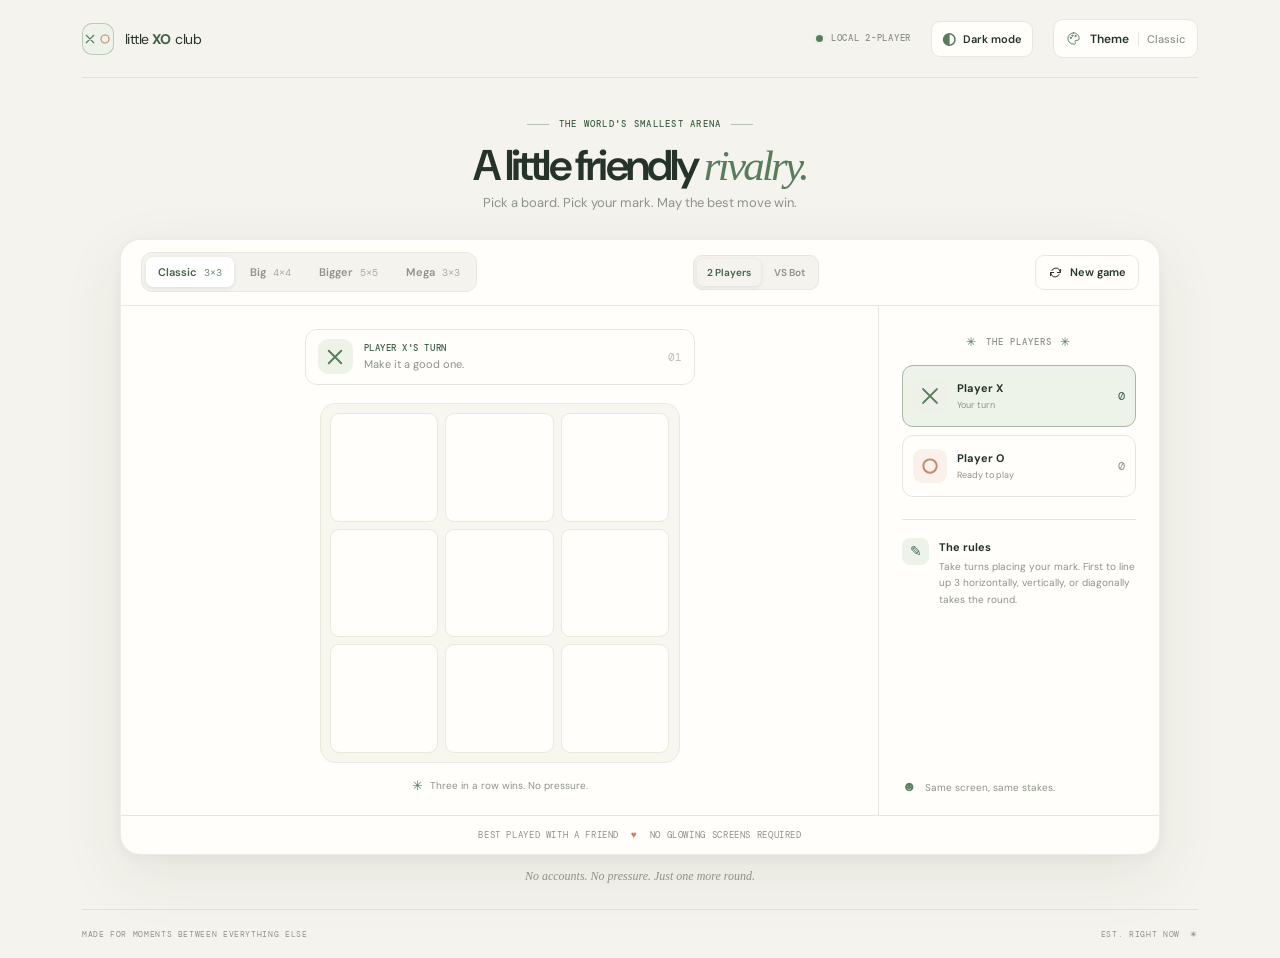
<file: projects/TicTacToe/index.html>
<!doctype html>
<html lang="en" data-appearance="light">
  <head>
    <meta charset="utf-8">
    <meta name="viewport" content="width=device-width, initial-scale=1">
    <meta name="theme-color" content="#f5f3ed">
    <meta name="description" content="A cozy Tic Tac Toe game for two or against a bot. Play classic, larger boards, or Mega Tic Tac Toe with 20 themes.">
    <title>Tic Tac Toe — a little friendly rivalry</title>
    <link rel="preconnect" href="https://fonts.googleapis.com">
    <link rel="preconnect" href="https://fonts.gstatic.com" crossorigin>
    <link href="https://fonts.googleapis.com/css2?family=DM+Mono:wght@400;500&family=DM+Sans:wght@400;500;600;700;800&display=swap" rel="stylesheet">
    <link rel="stylesheet" href="css/style.css">
    <script src="js/app.js" defer></script>
  </head>
  <body>
    <div class="page-shell">
      <header class="topbar">
        <a class="brand" href="#" aria-label="Tic Tac Toe home">
          <span class="brand-mark" id="brand-mark" aria-hidden="true"></span>
          <span class="brand-name">little <strong>XO</strong> club</span>
        </a>
        <div class="topbar-actions">
          <span class="local-badge"><span class="live-dot"></span><span id="opponent-badge">LOCAL 2-PLAYER</span></span>
          <button class="appearance-toggle" id="appearance-toggle" type="button" aria-pressed="false" aria-label="Switch to dark appearance">
            <span class="appearance-icon" aria-hidden="true">◐</span><span id="appearance-label">Dark mode</span>
          </button>
          <button class="theme-trigger" id="theme-trigger" type="button" aria-haspopup="dialog" aria-controls="theme-dialog">
            <svg aria-hidden="true" viewBox="0 0 24 24"><path d="M12 3a9 9 0 1 0 0 18h1.1a2 2 0 0 0 1.6-3.2 1.7 1.7 0 0 1 1.4-2.8H18a3 3 0 0 0 3-3c0-5-4-9-9-9Z"/><circle cx="7.5" cy="11" r="1"/><circle cx="10" cy="7.5" r="1"/><circle cx="15" cy="8" r="1"/></svg>
            <span>Theme</span>
            <span class="theme-current" id="theme-current">Classic</span>
          </button>
        </div>
      </header>

      <main class="main-content">
        <section class="intro" aria-labelledby="page-title">
          <div class="eyebrow"><span class="eyebrow-line"></span> THE WORLD'S SMALLEST ARENA <span class="eyebrow-line"></span></div>
          <h1 id="page-title">A little friendly <span>rivalry.</span></h1>
          <p>Pick a board. Pick your mark. May the best move win.</p>
        </section>

        <section class="game-card" aria-label="Tic Tac Toe game">
          <div class="game-toolbar">
            <div class="mode-select" role="group" aria-label="Choose game mode">
              <button class="mode-button active" type="button" data-mode="3" aria-pressed="true">Classic <span>3×3</span></button>
              <button class="mode-button" type="button" data-mode="4" aria-pressed="false">Big <span>4×4</span></button>
              <button class="mode-button" type="button" data-mode="5" aria-pressed="false">Bigger <span>5×5</span></button>
              <button class="mode-button" type="button" data-mode="mega" aria-pressed="false">Mega <span>3×3</span></button>
            </div>
            <div class="opponent-select" role="group" aria-label="Choose opponent">
              <button class="opponent-button active" type="button" data-opponent="human" aria-pressed="true">2 Players</button>
              <button class="opponent-button" type="button" data-opponent="bot" aria-pressed="false">VS Bot</button>
            </div>
            <button class="restart-button" id="restart-button" type="button">
              <svg aria-hidden="true" viewBox="0 0 24 24"><path d="M20 7v5h-5M4 17v-5h5"/><path d="M6.1 9a7 7 0 0 1 11.6-2L20 12M4 12l2.3 5a7 7 0 0 0 11.6-2"/></svg>
              New game
            </button>
          </div>

          <div class="game-body">
            <div class="play-area">
              <div class="turn-card" aria-live="polite" aria-atomic="true">
                <div class="turn-player" id="turn-player"><span class="turn-mark" aria-hidden="true"></span></div>
                <div class="turn-copy">
                  <span class="turn-caption" id="turn-caption">PLAYER X'S TURN</span>
                  <span class="turn-message" id="turn-message">Make it a good one.</span>
                </div>
                <span class="turn-number" id="turn-number">01</span>
              </div>
              <div id="board" class="board board-standard" role="grid" aria-label="Classic Tic Tac Toe board"></div>
              <div class="board-footnote"><span class="footnote-icon">✳</span><span id="board-hint">Three in a row wins. No pressure.</span></div>
            </div>

            <aside class="game-aside">
              <div class="score-heading"><span class="mini-sparkle">✳</span> <span id="players-heading">THE PLAYERS</span> <span class="mini-sparkle">✳</span></div>
              <div class="player-card player-x" id="player-x-card">
                <div class="player-symbol" data-mark="X"></div>
                <div class="player-details"><span class="player-name">Player X</span><span class="player-state" id="player-x-state">Ready to play</span></div>
                <span class="score-value" id="player-x-score">0</span>
              </div>
              <div class="player-card player-o" id="player-o-card">
                <div class="player-symbol" data-mark="O"></div>
                <div class="player-details"><span class="player-name">Player O</span><span class="player-state" id="player-o-state">Ready to play</span></div>
                <span class="score-value" id="player-o-score">0</span>
              </div>
              <div class="aside-divider"></div>
              <div class="rules-card">
                <span class="rules-icon">✎</span>
                <div><h2 id="rules-title">The rules</h2><p id="rules-copy">Take turns placing your mark. First to line up three horizontally, vertically, or diagonally takes the round.</p></div>
              </div>
              <div class="aside-note"><span aria-hidden="true">☻</span> Same screen, same stakes.</div>
            </aside>
          </div>
          <footer class="game-footer"><span id="footer-opponent">BEST PLAYED WITH A FRIEND</span><span class="footer-heart" aria-hidden="true">♥</span><span>NO GLOWING SCREENS REQUIRED</span></footer>
        </section>
        <p class="page-note">No accounts. No pressure. Just one more round.</p>
      </main>
      <footer class="site-footer"><span>MADE FOR MOMENTS BETWEEN EVERYTHING ELSE</span><span>EST. RIGHT NOW <span class="footer-star">✳</span></span></footer>
    </div>

    <dialog class="theme-dialog" id="theme-dialog" aria-labelledby="theme-title">
      <div class="theme-dialog-header">
        <div><span class="dialog-eyebrow">MAKE YOURSELF AT HOME</span><h2 id="theme-title">Pick your vibe<span>.</span></h2></div>
        <button class="dialog-close" id="theme-close" type="button" aria-label="Close theme picker">×</button>
      </div>
      <p class="theme-description">A fresh little look for your next round.</p>
      <div class="theme-grid" id="theme-grid" role="group" aria-label="Available themes"></div>
      <div class="theme-dialog-footer"><span><span class="live-dot"></span> YOUR PICK SAVES AUTOMATICALLY</span><span id="theme-count">20 PRESETS</span></div>
    </dialog>
    <dialog class="result-dialog" id="result-dialog" aria-labelledby="result-title" aria-describedby="result-copy">
      <button class="dialog-close result-close" id="result-close" type="button" aria-label="Close result">×</button>
      <div class="result-confetti" aria-hidden="true">✳</div>
      <span class="dialog-eyebrow" id="result-eyebrow">ROUND COMPLETE</span>
      <div class="result-mark" id="result-mark" aria-hidden="true"></div>
      <h2 id="result-title">Nice game!</h2>
      <p id="result-copy">Ready for another round?</p>
      <div class="result-actions">
        <button class="result-primary" id="result-new-game" type="button">New game</button>
        <button class="result-secondary" id="result-back" type="button">Back to board</button>
      </div>
    </dialog>
    <div class="sr-only" id="announcement" aria-live="assertive" aria-atomic="true"></div>
  </body>
</html>
</file>
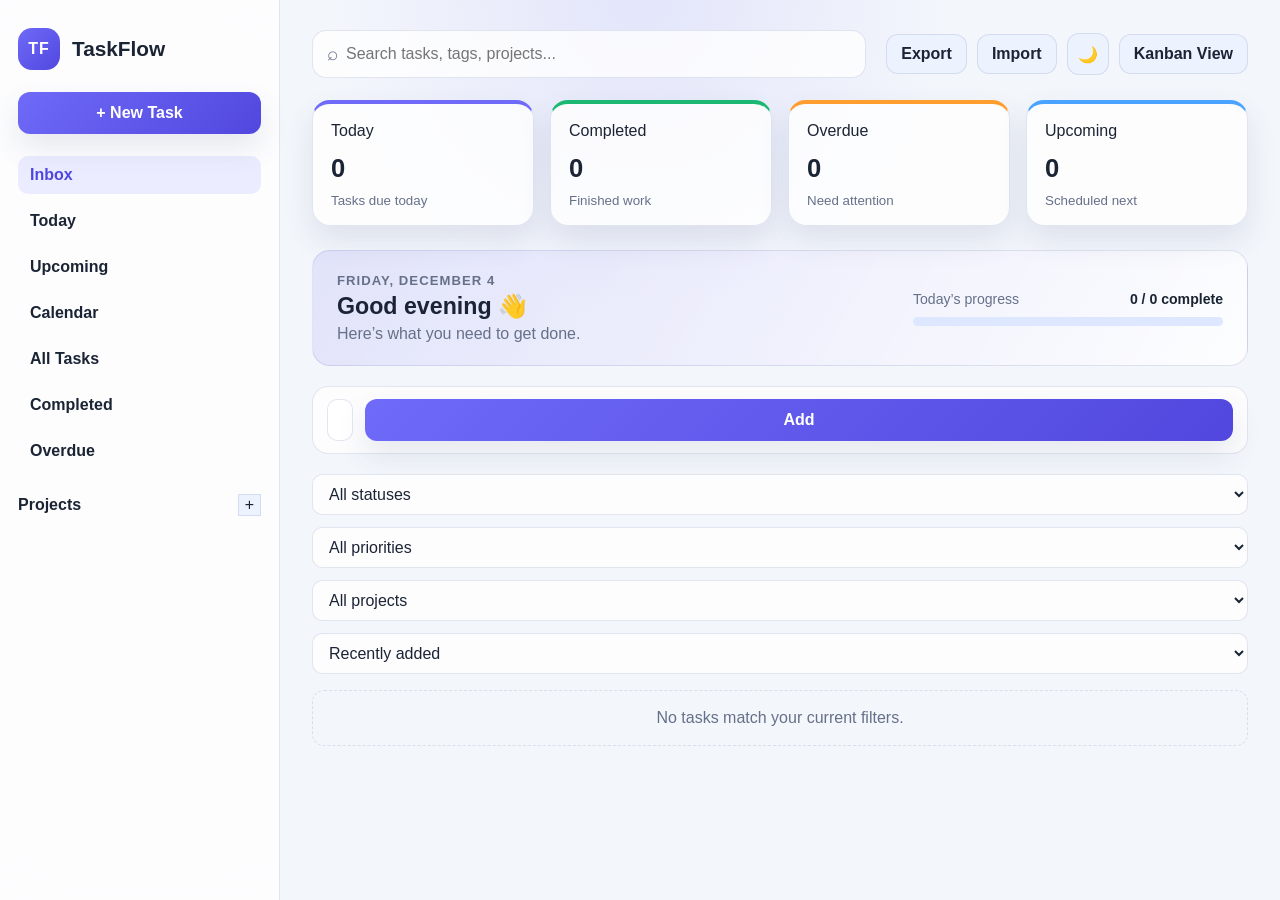
<file: projects/ToDoList/index.html>
<!DOCTYPE html>
<html lang="en">
  <head>
    <meta charset="UTF-8" />
    <meta name="viewport" content="width=device-width, initial-scale=1.0" />
    <title>TaskFlow</title>
    <link rel="stylesheet" href="style.css" />
  </head>
  <body>
    <div class="app-shell">
      <aside class="sidebar">
        <div class="brand-block">
          <div class="brand-mark">TF</div>
          <div>
            <h1>TaskFlow</h1>
          </div>
        </div>

        <button id="new-task-btn" class="primary-btn">+ New Task</button>

        <nav class="sidebar-nav" aria-label="Task views">
          <button class="nav-item active" data-nav="inbox">Inbox</button>
          <button class="nav-item" data-nav="today">Today</button>
          <button class="nav-item" data-nav="upcoming">Upcoming</button>
          <button class="nav-item" data-nav="calendar">Calendar</button>
          <button class="nav-item" data-nav="all">All Tasks</button>
          <button class="nav-item" data-nav="completed">Completed</button>
          <button class="nav-item" data-nav="overdue">Overdue</button>
        </nav>

        <div class="section-title-row">
          <h2>Projects</h2>
          <button class="ghost-btn" id="add-project-btn" type="button">+</button>
        </div>
        <div id="project-list" class="project-list"></div>
      </aside>

      <main class="main-panel">
        <header class="topbar">
          <div class="search-wrap">
            <span class="search-icon">⌕</span>
            <input
              id="search-input"
              type="search"
              placeholder="Search tasks, tags, projects..."
              aria-label="Search tasks"
            />
          </div>

          <div class="topbar-actions">
            <button id="export-btn" class="secondary-btn" type="button">Export</button>
            <label class="secondary-btn import-btn">Import<input id="import-input" type="file" accept="application/json,.json" /></label>
            <button id="theme-toggle" class="icon-btn" type="button" aria-label="Toggle theme">🌙</button>
            <button id="view-toggle" class="secondary-btn" type="button">List View</button>
          </div>
        </header>

        <section class="summary-grid" id="summary-grid">
          <article class="summary-card accent">
            <span class="summary-label">Today</span>
            <strong id="today-count">0</strong>
            <small>Tasks due today</small>
          </article>
          <article class="summary-card success">
            <span class="summary-label">Completed</span>
            <strong id="completed-count">0</strong>
            <small>Finished work</small>
          </article>
          <article class="summary-card warning">
            <span class="summary-label">Overdue</span>
            <strong id="overdue-count">0</strong>
            <small>Need attention</small>
          </article>
          <article class="summary-card info">
            <span class="summary-label">Upcoming</span>
            <strong id="upcoming-count">0</strong>
            <small>Scheduled next</small>
          </article>
        </section>

        <section class="welcome-panel" aria-label="Daily overview">
          <div><p class="eyebrow" id="welcome-date"></p><h2 id="welcome-heading">Good day 👋</h2><p>Here’s what you need to get done.</p></div>
          <div class="progress-block"><div class="progress-copy"><span>Today’s progress</span><strong id="progress-label">0 / 0 complete</strong></div><div class="progress-track"><span id="progress-bar"></span></div></div>
        </section>

        <section class="quick-add-panel">
          <input
            id="quick-add-input"
            type="text"
            placeholder="Quick add task: Finish math assignment tomorrow at 7 PM #college !high"
            aria-label="Quick add task"
          />
          <button id="quick-add-btn" class="primary-btn" type="button">Add</button>
        </section>

        <section class="toolbar-row">
          <div class="filter-pills">
            <select id="status-filter">
              <option value="all">All statuses</option>
              <option value="not-started">Not started</option>
              <option value="in-progress">In progress</option>
              <option value="review">Review</option>
              <option value="completed">Completed</option>
            </select>
            <select id="priority-filter">
              <option value="all">All priorities</option>
              <option value="none">None</option>
              <option value="low">Low</option>
              <option value="medium">Medium</option>
              <option value="high">High</option>
              <option value="urgent">Urgent</option>
            </select>
            <select id="project-filter">
              <option value="all">All projects</option>
            </select>
            <select id="sort-select" aria-label="Sort tasks">
              <option value="created">Recently added</option>
              <option value="due">Due date</option>
              <option value="priority">Priority</option>
              <option value="title">Title</option>
            </select>
          </div>
        </section>

        <section id="calendar-toolbar" class="calendar-toolbar hidden" aria-label="Calendar controls">
          <button id="calendar-prev" class="secondary-btn" type="button" aria-label="Previous month">←</button>
          <h2 id="calendar-month"></h2>
          <button id="calendar-next" class="secondary-btn" type="button" aria-label="Next month">→</button>
          <button id="calendar-today" class="ghost-btn" type="button">Today</button>
        </section>

        <section id="task-container" class="task-container" aria-live="polite"></section>
      </main>
    </div>

    <div id="undo-toast" class="undo-toast" role="status" aria-live="polite"><span>Task deleted</span><button id="undo-delete" type="button">Undo</button></div>

    <div id="task-modal" class="modal hidden" aria-hidden="true">
      <div class="modal-backdrop" data-close-modal="true"></div>
      <div class="modal-panel" role="dialog" aria-modal="true" aria-labelledby="task-modal-title">
        <header class="modal-header">
          <h2 id="task-modal-title">Task Details</h2>
          <button class="icon-btn" type="button" data-close-modal="true" aria-label="Close dialog">✕</button>
        </header>

        <form id="task-form">
          <input type="hidden" id="task-id" />

          <div class="field-grid two-col">
            <label>
              <span>Title</span>
              <input id="task-title" name="title" type="text" required />
            </label>
            <label>
              <span>Project</span>
              <input id="task-project" name="project" type="text" placeholder="e.g. College" />
            </label>
          </div>

          <label>
            <span>Description</span>
            <textarea id="task-description" name="description" rows="3"></textarea>
          </label>

          <div class="field-grid three-col">
            <label>
              <span>Status</span>
              <select id="task-status" name="status">
                <option value="not-started">Not started</option>
                <option value="in-progress">In progress</option>
                <option value="review">Review</option>
                <option value="completed">Completed</option>
              </select>
            </label>
            <label>
              <span>Priority</span>
              <select id="task-priority" name="priority">
                <option value="none">None</option>
                <option value="low">Low</option>
                <option value="medium">Medium</option>
                <option value="high">High</option>
                <option value="urgent">Urgent</option>
              </select>
            </label>
            <label>
              <span>Due date</span>
              <input id="task-due-date" name="dueDate" type="date" />
            </label>
          </div>

          <div class="field-grid two-col">
            <label>
              <span>Due time</span>
              <input id="task-due-time" name="dueTime" type="time" />
            </label>
            <label>
              <span>Tags</span>
              <input id="task-tags" name="tags" type="text" placeholder="#college #urgent" />
            </label>
          </div>

          <label>
            <span>Notes</span>
            <textarea id="task-notes" name="notes" rows="4" placeholder="Add notes, checklist details, or meeting context..."></textarea>
          </label>

          <div class="subtasks-section">
            <div class="section-title-row compact">
              <h3>Subtasks</h3>
              <button class="ghost-btn" type="button" id="add-subtask-btn">+ Add</button>
            </div>
            <div id="subtask-list" class="subtask-list"></div>
          </div>

          <div class="attachment-section">
            <div class="section-title-row compact">
              <h3>Attachments</h3>
              <label class="file-upload-btn">
                <input id="attachment-input" type="file" multiple />
                Attach files
              </label>
            </div>
            <div id="attachment-list" class="attachment-list"></div>
          </div>

          <div class="modal-actions">
            <button class="secondary-btn" type="button" data-close-modal="true">Cancel</button>
            <button class="primary-btn" type="submit">Save Task</button>
          </div>
        </form>
      </div>
    </div>

    <script src="app.js"></script>
  </body>
</html>
</file>
<file: css/style.css>
/* ---------- Tokens ---------- */
:root {
  --black: #000;
  --text: #f2f6f7;
  --text-soft: #c3d0d4;
  --mint: #b7d7f5;            /* light blue accent */
  --glass: rgba(255, 255, 255, 0.10);
  --glass-strong: rgba(255, 255, 255, 0.16);
  --glass-border: rgba(255, 255, 255, 0.28);
  --light-blue-glass: rgba(74, 162, 255, 0.295);
  --light-blue-glass-hover1: rgba(74, 162, 255, 0.795);
  --light-blue-glass-hover2: rgba(0, 123, 254, 0.795);
  --font-script: "Great Vibes", "Brush Script MT", cursive;
  --font-body: "Montserrat", system-ui, -apple-system, "Segoe UI", Roboto, sans-serif;
  --font-ui: "Jost", "Futura", "Century Gothic", system-ui, sans-serif;
  --radius: 18px;
}

* { box-sizing: border-box; }

html {
  scroll-behavior: smooth;
  scroll-padding-top: 4.5rem;
}

body {
  margin: 0;
  background: var(--black);
  color: var(--text);
  font-family: var(--font-body);
  font-weight: 300;
  line-height: 1.65;
  -webkit-font-smoothing: antialiased;
  overflow-x: hidden;
}

/* Fixed aurora background */
body::before {
  content: "";
  position: fixed;
  inset: 0;
  z-index: -2;
  background: var(--black) url("../assets/background.webp") center / cover no-repeat;
}

a { color: inherit; }

:focus-visible {
  outline: 3px solid var(--mint);
  outline-offset: 3px;
  border-radius: 6px;
}

.skip-link {
  position: absolute;
  left: 1rem;
  top: -4rem;
  background: var(--text);
  color: var(--black);
  padding: 0.6rem 1rem;
  border-radius: 8px;
  z-index: 100;
  font-family: var(--font-ui);
}
.skip-link:focus { top: 1rem; }

/* ---------- Header ---------- */
.site-header {
  position: fixed;
  inset: 0 0 auto 0;
  z-index: 50;
  display: flex;
  align-items: center;
  justify-content: space-between;
  gap: 1rem;
  padding: 0.75rem clamp(0.75rem, 3vw, 1.875rem);
  background: linear-gradient(to bottom, rgba(0,0,0,0.75), rgba(0,0,0,0));
  backdrop-filter: blur(6px);
  -webkit-backdrop-filter: blur(6px);
}

.brand {
  display: inline-flex;
  align-items: center;
  justify-content: center;
  width: clamp(3rem, 5vw, 4.5rem);
  height: auto;
  text-decoration: none;
  line-height: 1;
}

.brand img {
  display: block;
  width: 100%;
  height: auto;
  filter: none;
}

.site-header ul {
  display: flex;
  gap: clamp(0.5rem, 2.5vw, 1.75rem);
  list-style: none;
  margin: 0;
  padding: 0;
}

.site-header nav a {
  font-family: var(--font-ui);
  font-size: 1.05rem;
  text-decoration: none;
  padding: 0.35rem 0.25rem;
  border-bottom: 2px solid transparent;
}
.site-header nav a:hover { border-bottom-color: var(--mint); }

/* ---------- Hero ---------- */
.hero {
  min-height: 100vh;
  min-height: 100svh;
  display: flex;
  flex-direction: column;
  align-items: center;
  justify-content: center;
  text-align: center;
  padding: 6rem 1.25rem 4rem;
}

.hero-name {
  margin: 0;
  font-family: var(--font-script);
  font-weight: 400;
  font-size: clamp(3.4rem, 11vw, 7.5rem);
  line-height: 1.05;
  text-shadow: 0 2px 30px rgba(0, 0, 0, 0.6);
}

.hero-tagline {
  margin: 0.4rem 0 1.75rem;
  font-size: clamp(1rem, 2.4vw, 1.5rem);
  font-weight: 400;
  color: var(--mint);
  text-shadow: 0 1px 12px rgba(0, 0, 0, 0.8);
}

.hero-actions {
  display: flex;
  flex-wrap: wrap;
  gap: 1.5rem;
  justify-content: center;
}

/* Glass buttons */
.btn {
  font-family: var(--font-ui);
  font-weight: 400;
  font-size: clamp(1.2rem, 2.6vw, 1.8rem);
  text-decoration: none;
  color: var(--text);
  min-width: 10.5rem;
  padding: 0.75rem 2rem;
  border-radius: 20px;
  border: 1px solid var(--glass-border);
  box-shadow: 0 6px 24px rgba(0, 0, 0, 0.45), inset 0 1px 0 rgba(255, 255, 255, 0.25);
  backdrop-filter: blur(10px);
  -webkit-backdrop-filter: blur(10px);
  transition: background-color 0.2s, transform 0.2s;
}
.btn-primary   { background: var(--light-blue-glass); }
.btn-secondary { background: rgba(90, 90, 90, 0.22); }
.btn-primary:hover   { background: var(--light-blue-glass-hover1); transform: translateY(-2px); }
.btn-secondary:hover { background:rgba(90, 90, 90, 0.72); transform: translateY(-2px); }

/* ---------- Sections ---------- */
.section {
  padding: clamp(4rem, 9vw, 7rem) 1.25rem;
  background: linear-gradient(to bottom, rgba(0,0,0,0.78), rgba(0,0,0,0.88));
}
#about { background: rgba(0, 0, 0, 0.88); }

.container {
  width: 100%;
  max-width: 98%;
  margin: 0 auto;
}

.section-title {
  margin: 0 0 0.5rem;
  font-family: var(--font-script);
  font-weight: 400;
  font-size: clamp(2.6rem, 6vw, 4rem);
  line-height: 1.1;
}

.section-intro {
  margin: 0 0 2.5rem;
  color: var(--text-soft);
  max-width: 60ch;
}

/* ---------- Project cards ---------- */
.project-grid {
  list-style: none;
  margin: 0;
  padding: 0;
  display: grid;
  grid-template-columns: repeat(auto-fit, minmax(min(100%, 300px), 1fr));
  gap: 1.5rem;
}

.card {
  display: flex;
  flex-direction: column;
  padding: 1.75rem;
  background: var(--glass);
  border: 1px solid var(--glass-border);
  border-radius: var(--radius);
  box-shadow: inset 0 1px 0 rgba(255, 255, 255, 0.18);
  backdrop-filter: blur(10px);
  -webkit-backdrop-filter: blur(10px);
}

.card h3 {
  margin: 0 0 0.6rem;
  font-family: var(--font-ui);
  font-weight: 500;
  font-size: 1.45rem;
  line-height: 1.25;
}

.card p {
  margin: 0 0 1.5rem;
  color: var(--text-soft);
  flex: 1;
}

.card-link {
  align-self: flex-start;
  font-family: var(--font-ui);
  font-size: 1.1rem;
  text-decoration: none;
  padding: 0.5rem 1.4rem;
  border-radius: 14px;
  background: var(--light-blue-glass);
  border: 1px solid var(--glass-border);
  transition: background-color 0.2s;
}
.card-link:hover { background: var(--light-blue-glass-hover2); }

/* ---------- About ---------- */
.note em {
  font-size: 0.95rem;
  color: rgb(243, 140, 140);
}

/* ---------- Footer ---------- */
.site-footer {
  padding: 2rem 1.25rem;
  text-align: center;
  background: #000;
  color: var(--text-soft);
  font-size: 0.95rem;
}
.site-footer p { margin: 0; }

/* ---------- Responsive ---------- */
@media (max-width: 560px) {
  .brand { font-size: 1.5rem; }
  .site-header nav a { font-size: 0.95rem; }
  .hero-actions { flex-direction: column; align-items: stretch; width: min(100%, 17rem); }
  .btn { text-align: center; }
}

@media (prefers-reduced-motion: reduce) {
  html { scroll-behavior: auto; }
  .btn, .card-link { transition: none; }
  .btn:hover { transform: none; }
}
</file>
<file: projects/Calculator/style.css>
:root {
  --bg: #111827;
  --bg-elevated: #1f2937;
  --panel: #0f172a;
  --panel-alt: #111827;
  --surface: #1e293b;
  --surface-strong: #374151;
  --surface-soft: rgba(148, 163, 184, 0.12);
  --text: #e5eefb;
  --muted: #94a3b8;
  --accent: #60a5fa;
  --accent-strong: #3b82f6;
  --operator: #f59e0b;
  --control: #111827;
  --error: #f87171;
  --success: #34d399;
  --shadow: rgba(15, 23, 42, 0.35);
}

body[data-theme='light'] {
  --bg: #eef4ff;
  --bg-elevated: #f8fbff;
  --panel: #ffffff;
  --panel-alt: #edf2ff;
  --surface: #e2e8f0;
  --surface-strong: #cbd5e1;
  --surface-soft: rgba(15, 23, 42, 0.05);
  --text: #111827;
  --muted: #475569;
  --accent: #2563eb;
  --accent-strong: #1d4ed8;
  --operator: #f59e0b;
  --control: #eff6ff;
  --error: #dc2626;
  --success: #059669;
  --shadow: rgba(15, 23, 42, 0.12);
}

* {
  box-sizing: border-box;
}

html, body {
  margin: 0;
  width: 100%;
  height: 100%;
  overflow: hidden;
  font-family: "Segoe UI", Tahoma, Geneva, Verdana, sans-serif;
  background: var(--bg);
  color: var(--text);
}

body {
  height: 100vh;
  display: grid;
  place-items: center;
  padding: clamp(0.25rem, 1vw, 0.75rem);
}

@supports (height: 100dvh) {
  body {
    height: 100dvh;
  }
}

button,
select,
textarea {
  font: inherit;
}

button {
  border: 1px solid transparent;
  border-radius: 5px;
  cursor: pointer;
  transition: transform 0.15s ease, background 0.2s ease, border-color 0.2s ease, box-shadow 0.2s ease;
}

button:hover {
  transform: translateY(-1px);
}

button:active {
  transform: translateY(0);
}

button:focus-visible,
select:focus-visible,
textarea:focus-visible {
  outline: 3px solid rgba(96, 165, 250, 0.75);
  outline-offset: 2px;
}

.app-shell {
  width: min(1400px, 100%);
  height: 100%;
  min-height: 0;
}

.calculator {
  display: flex;
  flex-direction: column;
  width: 100%;
  height: 100%;
  min-height: 0;
  background: var(--panel);
  border: 1px solid rgba(148, 163, 184, 0.2);
  border-radius: 12px;
  padding: clamp(0.45rem, 1.2vw, 0.9rem);
  box-shadow: 0 30px 50px var(--shadow);
}

.topbar {
  display: flex;
  align-items: center;
  justify-content: space-between;
  gap: 0.5rem;
  flex-wrap: wrap;
  flex: 0 0 auto;
  margin-bottom: 0.5rem;
}

.group {
  display: flex;
  align-items: center;
  gap: 0.3rem;
  flex-wrap: wrap;
}

.mode-btn,
.memory-btn,
.theme-toggle,
.ghost-btn,
.copy-button,
.control-btn,
.utility-btn,
.operator-btn,
.number-btn,
.function-btn,
.equals-btn {
  min-height: clamp(1.8rem, 4.4vh, 2.4rem);
  min-width: 2rem;
  padding: 0.35rem 0.55rem;
  background: var(--surface);
  color: var(--text);
  border-color: rgba(148, 163, 184, 0.12);
}

.mode-btn,
.memory-btn,
.theme-toggle,
.ghost-btn {
  background: var(--surface-soft);
  color: var(--text);
}

.mode-btn.is-active {
  background: var(--accent);
  color: white;
  border-color: var(--accent);
}

.memory-indicator {
  display: inline-flex;
  align-items: center;
  justify-content: center;
  width: 1.6rem;
  height: 1.6rem;
  border-radius: 4px;
  background: rgba(96, 165, 250, 0.12);
  color: var(--accent);
  font-weight: 700;
  opacity: 0.2;
  transition: opacity 0.2s ease;
}

.memory-indicator.is-active {
  opacity: 1;
}

.utility-group {
  margin-left: auto;
}

.format-picker {
  display: inline-flex;
  align-items: center;
  gap: 0.35rem;
  padding: 0.15rem 0.4rem;
  border-radius: 5px;
  background: var(--surface-soft);
  color: var(--muted);
}

.format-picker span {
  font-size: 0.8rem;
  text-transform: uppercase;
  letter-spacing: 0.05em;
}

.format-picker select {
  border: none;
  background: transparent;
  color: var(--text);
  padding: 0.3rem;
}

.content-grid {
  flex: 1 1 auto;
  min-height: 0;
  display: grid;
  grid-template-columns: minmax(0, 1fr);
  grid-template-rows: auto auto minmax(0, 1fr);
  gap: clamp(0.3rem, 0.8vh, 0.6rem);
}

.display-panel,
.scientific-panel,
.keypad-panel {
  background: var(--bg-elevated);
  border: 1px solid rgba(148, 163, 184, 0.18);
  border-radius: 10px;
  box-shadow: inset 0 1px 0 rgba(255, 255, 255, 0.02);
}

.display-panel {
  grid-column: 1 / 2;
  min-height: 0;
  padding: clamp(0.45rem, 1vh, 0.7rem);
}

.display-label {
  color: var(--muted);
  font-size: 0.78rem;
  font-weight: 700;
  letter-spacing: 0.08em;
  text-transform: uppercase;
  margin-bottom: 0.25rem;
}

#expressionInput {
  width: 100%;
  height: clamp(2.6rem, 9vh, 4.8rem);
  min-height: 0;
  resize: none;
  border: 1px solid rgba(148, 163, 184, 0.2);
  border-radius: 5px;
  background: var(--panel-alt);
  color: var(--text);
  font-size: clamp(1.15rem, 2vw, 1.7rem);
  line-height: 1.4;
  padding: 0.4rem 0.65rem;
  overflow-x: auto;
  overflow-y: hidden;
  white-space: nowrap;
  direction: ltr;
}

.result-row {
  display: flex;
  align-items: center;
  gap: 0.5rem;
  margin-top: 0.35rem;
  padding-top: 0.2rem;
}

.result-label {
  margin-bottom: 0;
}

.result-value {
  flex: 1;
  min-height: 2.2rem;
  display: flex;
  align-items: center;
  justify-content: flex-end;
  padding-right: 0.5rem;
  border-radius: 5px;
  background: rgba(96, 165, 250, 0.04);
  font-size: clamp(1.6rem, 2vw, 2.5rem);
  font-weight: 700;
  letter-spacing: 0.02em;
  overflow: auto;
  white-space: nowrap;
}

.copy-button {
  background: var(--surface-soft);
  color: var(--text);
}

.status-text {
  min-height: 1rem;
  margin-top: 0.25rem;
  font-size: 0.88rem;
  color: var(--muted);
}

.status-text.error {
  color: var(--error);
}

.status-text.success {
  color: var(--success);
}

.history-overlay {
  position: fixed;
  z-index: 10;
  inset: 0;
  display: grid;
  place-items: center;
  padding: 1rem;
  background: rgba(2, 6, 23, 0.68);
}

.history-overlay[hidden] {
  display: none;
}

.history-dialog {
  display: flex;
  flex-direction: column;
  width: min(34rem, 100%);
  max-height: min(42rem, calc(100vh - 2rem));
  max-height: min(42rem, calc(100dvh - 2rem));
  padding: clamp(0.6rem, 2vw, 1rem);
  background: var(--panel);
  border: 1px solid rgba(148, 163, 184, 0.24);
  border-radius: 10px;
  box-shadow: 0 24px 64px rgba(0, 0, 0, 0.4);
  min-height: 0;
  overflow: hidden;
}

.history-header {
  display: flex;
  align-items: center;
  justify-content: space-between;
  gap: 0.5rem;
  flex: 0 0 auto;
  margin-bottom: 0.6rem;
}

.history-actions {
  display: flex;
  align-items: center;
  gap: 0.35rem;
}

.history-header h2 {
  margin: 0;
  font-size: 1.1rem;
}

.history-list {
  list-style: none;
  padding: 0;
  margin: 0;
  display: flex;
  flex-direction: column;
  gap: 0.3rem;
  min-height: 0;
  overflow-y: auto;
  overscroll-behavior: contain;
}

.history-empty {
  color: var(--muted);
  border: 1px dashed rgba(148, 163, 184, 0.3);
  border-radius: 5px;
  padding: 0.5rem;
  text-align: center;
}

.history-item {
  flex: 0 0 auto;
  background: var(--panel-alt);
  border: 1px solid rgba(148, 163, 184, 0.16);
  border-radius: 5px;
  padding: 0.35rem 0.5rem;
}

.history-item button {
  all: unset;
  display: block;
  width: 100%;
  cursor: pointer;
}

.history-expression,
.history-result {
  width: 100%;
  overflow: hidden;
  text-overflow: ellipsis;
  white-space: nowrap;
}

.history-expression {
  font-size: 1rem;
  color: var(--text);
  margin-bottom: 0.3rem;
}

.history-result {
  font-size: 1.05rem;
  color: var(--accent);
  font-weight: 700;
  margin-bottom: 0.4rem;
}

.history-meta {
  display: flex;
  justify-content: space-between;
  align-items: center;
  gap: 0.75rem;
  color: var(--muted);
  font-size: 0.72rem;
}

.history-delete {
  background: transparent;
  border: none;
  color: var(--muted);
  font-size: 1rem;
  line-height: 1;
  border-radius: 3px;
}

.scientific-panel {
  grid-column: 1 / 2;
  min-height: 0;
  padding: clamp(0.4rem, 0.9vh, 0.65rem);
}

.keypad-panel {
  grid-column: 1 / 2;
  min-height: 0;
  padding: clamp(0.4rem, 0.9vh, 0.65rem);
}

.button-grid {
  display: grid;
  gap: clamp(0.2rem, 0.55vh, 0.45rem);
}

.scientific-grid {
  grid-template-columns: repeat(5, minmax(0, 1fr));
}

.keypad-grid {
  grid-template-columns: repeat(4, minmax(0, 1fr));
}

.number-btn,
.operator-btn,
.control-btn,
.utility-btn,
.function-btn,
.equals-btn {
  font-weight: 700;
  min-width: 0;
  min-height: clamp(1.65rem, 4.3vh, 2.45rem);
  padding: 0.2rem 0.35rem;
}

.number-btn {
  background: rgba(96, 165, 250, 0.08);
}

.operator-btn {
  background: rgba(245, 158, 11, 0.14);
  color: var(--operator);
}

.control-btn {
  background: rgba(239, 68, 68, 0.1);
  color: var(--error);
}

.utility-btn {
  background: var(--surface-soft);
}

.function-btn {
  background: rgba(148, 163, 184, 0.08);
}

.equals-btn {
  background: linear-gradient(135deg, var(--accent), var(--accent-strong));
  color: white;
}

.accent {
  background: linear-gradient(135deg, rgba(59, 130, 246, 0.18), rgba(37, 99, 235, 0.26));
}

@media (max-width: 920px) {
  .content-grid {
    grid-template-columns: minmax(0, 1fr) minmax(0, 1fr);
    grid-template-rows: auto minmax(0, 1fr);
  }

  .display-panel {
    grid-column: 1 / -1;
  }

  .scientific-panel {
    grid-column: 1;
    grid-row: 2;
  }

  .keypad-panel {
    grid-column: 2;
    grid-row: 2;
  }

  .scientific-grid {
    grid-template-columns: repeat(5, minmax(0, 1fr));
    height: 100%;
  }

  .keypad-grid {
    height: 100%;
    grid-template-rows: repeat(6, minmax(0, 1fr));
  }
}

@media (max-width: 560px) {
  .calculator {
    padding: 0.35rem;
    border-radius: 8px;
  }

  .topbar {
    display: grid;
    grid-template-columns: auto minmax(0, 1fr);
    gap: 0.3rem;
  }

  .angle-mode-group {
    grid-column: 1;
  }

  .utility-group {
    grid-column: 2;
    justify-content: flex-end;
    margin-left: 0;
  }

  .memory-group {
    grid-column: 1 / -1;
    justify-content: space-between;
  }

  .group {
    gap: 0.2rem;
  }

  .mode-btn,
  .memory-btn,
  .theme-toggle,
  .ghost-btn,
  .copy-button {
    min-width: 1.75rem;
    padding: 0.25rem 0.4rem;
    font-size: 0.78rem;
  }

  .format-picker {
    gap: 0.15rem;
    padding: 0.1rem 0.25rem;
  }

  .format-picker span {
    font-size: 0.68rem;
  }

  .format-picker select {
    max-width: 5.2rem;
    font-size: 0.75rem;
  }

  .scientific-grid {
    grid-template-columns: repeat(5, minmax(0, 1fr));
  }

  .result-row {
    gap: 0.3rem;
  }

  .copy-button {
    min-width: 0;
  }

  .result-label {
    font-size: 0.65rem;
  }

  .result-value {
    font-size: clamp(1.1rem, 6vw, 1.6rem);
  }

  .function-btn {
    font-size: clamp(0.58rem, 2.5vw, 0.8rem);
    padding: 0.1rem;
  }

  .history-header h2 {
    font-size: 0.9rem;
  }

}

@media (max-height: 600px) {
  .topbar {
    margin-bottom: 0.25rem;
  }

  .content-grid {
    gap: 0.25rem;
    grid-template-rows: auto minmax(0, 1fr);
  }

  .display-panel,
  .scientific-panel,
  .keypad-panel {
    padding: 0.3rem;
  }

  #expressionInput {
    height: clamp(1.35rem, 5vh, 2rem);
    font-size: 0.9rem;
    padding: 0.15rem 0.35rem;
  }

  .display-label {
    font-size: 0.65rem;
    margin-bottom: 0.1rem;
  }

  .status-text {
    min-height: 0;
    margin-top: 0;
    font-size: 0.65rem;
  }

  .result-value {
    min-height: 1.3rem;
    font-size: 1rem;
  }

  .result-row {
    min-height: 1.4rem;
    margin-top: 0.1rem;
    padding-top: 0;
  }

  .number-btn,
  .operator-btn,
  .control-btn,
  .utility-btn,
  .function-btn,
  .equals-btn {
    min-height: 0;
    font-size: 0.65rem;
    padding: 0;
  }

  .history-dialog {
    max-height: calc(100vh - 1rem);
    max-height: calc(100dvh - 1rem);
  }

  .history-header button {
    min-height: 1.6rem;
    padding: 0.2rem 0.4rem;
    font-size: 0.75rem;
  }
}
</file>
<file: projects/MDoNER/css/themes.css>
/* ===== THEME TOKENS =====
   Two palettes (dark default, light) + one user-customizable accent.
   Accent is set at runtime as an inline CSS var on <html> by theme.js,
   falling back to the value below when no user preference is stored. */

:root{
  --accent: #D2A227;        /* default accent, overridden by user color-picker */
  --accent-rgb: 210,162,39;
  --font-display: 'Fraunces', serif;
  --font-body: 'IBM Plex Sans', sans-serif;
  --font-mono: 'IBM Plex Mono', monospace;
  --radius: 3px;
}

html[data-theme="dark"]{
  --bg: #12181A;
  --bg-2: #1A2226;
  --bg-3: #202A2E;
  --text: #E9E6DC;
  --text-dim: #9FA8A0;
  --border: rgba(233,230,220,0.10);
  --border-strong: rgba(233,230,220,0.22);
  --accent-2: #6E8F6B;      /* secondary / "moss" */
  --danger: #B0472B;
  --shadow: 0 12px 32px rgba(0,0,0,0.35);
}

html[data-theme="light"]{
  --bg: #F5F2E9;
  --bg-2: #EAE5D6;
  --bg-3: #E0DAC8;
  --text: #1B211F;
  --text-dim: #5B655F;
  --border: rgba(27,33,31,0.10);
  --border-strong: rgba(27,33,31,0.22);
  --accent-2: #4C6B49;
  --danger: #9A3A22;
  --shadow: 0 12px 28px rgba(27,33,31,0.12);
}
</file>
<file: projects/MDoNER/css/style.css>
*{box-sizing:border-box; margin:0; padding:0;}
html{scroll-behavior:smooth;}
body{
  background:var(--bg); color:var(--text);
  font-family:var(--font-body); line-height:1.6;
  overflow-x:hidden; transition:background .25s ease, color .25s ease;
}
a{color:inherit;}
img{max-width:100%; display:block;}
.wrap{max-width:1180px; margin:0 auto; padding:0 32px;}
button, input, select{font-family:inherit; color:inherit;}

/* ===== NAV ===== */
header{
  position:sticky; top:0; z-index:50;
  background:color-mix(in srgb, var(--bg) 88%, transparent);
  backdrop-filter: blur(10px);
  border-bottom:1px solid var(--border);
}
nav{display:flex; align-items:center; justify-content:space-between; padding:16px 32px; max-width:1180px; margin:0 auto; gap:16px;}
.logo{display:flex; align-items:center; gap:10px; font-family:var(--font-mono); font-size:14px; letter-spacing:0.06em; text-transform:uppercase; white-space:nowrap;}
.logo-mark{width:20px; height:20px; flex:none;}
.navlinks{display:flex; gap:28px; font-size:14px; font-family:var(--font-mono); margin-left:auto;}
.navlinks a{opacity:0.72; text-decoration:none; transition:opacity .2s;}
.navlinks a:hover{opacity:1;}
.nav-cta{
  border:1px solid var(--accent); color:var(--accent);
  padding:8px 16px; font-family:var(--font-mono); font-size:13px;
  text-decoration:none; border-radius:var(--radius); transition:all .2s; white-space:nowrap;
}
.nav-cta:hover{background:var(--accent); color:var(--bg);}
.nav-right{display:flex; align-items:center; gap:14px;}
.hamburger{
  display:none; flex-direction:column; gap:4px; background:none; border:none; cursor:pointer; padding:6px;
}
.hamburger span{width:22px; height:2px; background:var(--text); transition:transform .2s, opacity .2s;}
.hamburger.open span:nth-child(1){transform:translateY(6px) rotate(45deg);}
.hamburger.open span:nth-child(2){opacity:0;}
.hamburger.open span:nth-child(3){transform:translateY(-6px) rotate(-45deg);}

@media (max-width:820px){
  .navlinks{
    position:fixed; inset:64px 0 auto 0; flex-direction:column; gap:0;
    background:var(--bg-2); border-bottom:1px solid var(--border);
    max-height:0; overflow:hidden; transition:max-height .25s ease;
  }
  .navlinks.open{max-height:400px;}
  .navlinks a{padding:16px 32px; border-top:1px solid var(--border);}
  .nav-cta{display:none;}
  .hamburger{display:flex;}
}

/* theme switcher control */
.theme-switch{display:flex; align-items:center; gap:8px;}
.theme-toggle{
  width:44px; height:24px; border-radius:12px; border:1px solid var(--border-strong);
  background:var(--bg-3); position:relative; cursor:pointer; flex:none;
}
.theme-toggle::after{
  content:''; position:absolute; top:2px; left:2px; width:18px; height:18px; border-radius:50%;
  background:var(--accent); transition:transform .2s ease;
}
html[data-theme="light"] .theme-toggle::after{transform:translateX(20px);}
.accent-picker{width:22px; height:22px; border-radius:50%; border:1px solid var(--border-strong); padding:0; cursor:pointer; background:none; -webkit-appearance:none; appearance:none;}
.accent-picker::-webkit-color-swatch-wrapper{padding:0;}
.accent-picker::-webkit-color-swatch{border:none; border-radius:50%;}

/* ===== HERO ===== */
.hero{position:relative; padding:100px 24px 80px; overflow:hidden; border-bottom:1px solid var(--border);}
#contour-canvas{position:absolute; inset:0; width:100%; height:100%; opacity:0.55;}
.hero-inner{position:relative; z-index:2; max-width:1180px; margin:0 auto;}
.eyebrow{font-family:var(--font-mono); font-size:13px; color:var(--accent); letter-spacing:0.12em; text-transform:uppercase; margin-bottom:24px; display:flex; align-items:center; gap:10px;}
.eyebrow::before{content:''; width:8px; height:8px; border-radius:50%; background:var(--danger); box-shadow:0 0 0 4px rgba(var(--accent-rgb),0.18); animation:pulse 2s infinite;}
@keyframes pulse{0%,100%{box-shadow:0 0 0 4px rgba(176,71,43,0.2);} 50%{box-shadow:0 0 0 8px rgba(176,71,43,0.06);}}
h1.headline{font-family:var(--font-display); font-weight:600; font-size:clamp(32px,7vw,76px); line-height:1.04; letter-spacing:-0.01em; max-width:920px; margin-bottom:24px;}
h1.headline em{font-style:italic; color:var(--accent-2); font-weight:500;}
.hero-sub{font-size:clamp(15px,2vw,18px); color:var(--text-dim); max-width:560px; margin-bottom:36px;}
.hero-actions{display:flex; gap:14px; flex-wrap:wrap; margin-bottom:56px;}
.btn-primary{
  background:var(--accent); color:var(--bg); border:none;
  padding:14px 24px; font-family:var(--font-body); font-weight:600; font-size:15px;
  border-radius:var(--radius); cursor:pointer; text-decoration:none; display:inline-block;
  transition:transform .2s, filter .2s;
}
.btn-primary:hover{filter:brightness(1.1); transform:translateY(-1px);}
.btn-ghost{
  border:1px solid var(--border-strong); color:var(--text);
  padding:14px 24px; font-family:var(--font-body); font-size:15px;
  border-radius:var(--radius); text-decoration:none; display:inline-block; transition:border-color .2s; background:none; cursor:pointer;
}
.btn-ghost:hover{border-color:var(--text-dim);}

.stat-strip{display:grid; grid-template-columns:repeat(4,1fr); gap:0; border-top:1px solid var(--border);}
.stat{padding:22px 20px 0; border-right:1px solid var(--border);}
.stat:last-child{border-right:none;}
.stat-num{font-family:var(--font-mono); font-size:clamp(20px,3vw,30px); color:var(--accent);}
.stat-label{font-size:12.5px; color:var(--text-dim); margin-top:6px;}
@media (max-width:760px){
  .stat-strip{grid-template-columns:repeat(2,1fr);}
  .stat{border-bottom:1px solid var(--border); padding-bottom:18px;}
}

/* ===== SECTION generic ===== */
section{padding:80px 24px;}
@media (min-width:640px){ section{padding:100px 32px;} }
.section-head{max-width:640px; margin-bottom:52px;}
.section-tag{font-family:var(--font-mono); font-size:13px; color:var(--accent-2); text-transform:uppercase; letter-spacing:0.1em; margin-bottom:16px;}
h2.section-title{font-family:var(--font-display); font-weight:600; font-size:clamp(26px,3.4vw,42px); line-height:1.12; margin-bottom:16px;}
.section-desc{color:var(--text-dim); font-size:16px;}

/* PROBLEM */
.problem{background:var(--bg-2); border-top:1px solid var(--border); border-bottom:1px solid var(--border);}
.problem-grid{display:grid; grid-template-columns:1.1fr 1fr; gap:48px; align-items:start;}
.problem-text p{color:var(--text-dim); font-size:16px; margin-bottom:18px;}
.problem-text strong{color:var(--text); font-weight:600;}
.factor-list{display:flex; flex-direction:column;}
.factor{display:flex; justify-content:space-between; align-items:baseline; padding:16px 0; border-bottom:1px solid var(--border); font-family:var(--font-mono); font-size:13.5px; gap:12px;}
.factor:first-child{border-top:1px solid var(--border);}
.factor-name{color:var(--text);}
.factor-tag{color:var(--danger); font-size:12px; white-space:nowrap;}
@media (max-width:900px){ .problem-grid{grid-template-columns:1fr; gap:36px;} }

/* FEATURES */
.feature-list{display:flex; flex-direction:column;}
.feature-row{display:grid; grid-template-columns:80px 1fr 1.3fr; gap:28px; padding:36px 0; border-top:1px solid var(--border); align-items:start;}
.feature-list .feature-row:last-child{border-bottom:1px solid var(--border);}
.feature-num{font-family:var(--font-mono); color:var(--text-dim); font-size:14px; padding-top:4px;}
.feature-name{font-family:var(--font-display); font-size:22px; font-weight:600; color:var(--text);}
.feature-name span{display:block; font-family:var(--font-mono); font-size:12px; font-weight:400; color:var(--accent-2); text-transform:uppercase; letter-spacing:0.08em; margin-bottom:8px;}
.feature-desc{color:var(--text-dim); font-size:15px;}
.feature-desc ul{margin-top:10px; padding-left:18px;}
.feature-desc li{margin-bottom:6px;}
@media (max-width:820px){ .feature-row{grid-template-columns:1fr; gap:8px;} .feature-num{padding-top:0;} }

/* ===== LIVE DASHBOARD ===== */
.dash-toolbar{display:flex; flex-wrap:wrap; gap:12px; align-items:center; justify-content:space-between; margin-bottom:20px;}
.dash-refresh{font-family:var(--font-mono); font-size:12px; color:var(--text-dim);}
.dash-table-wrap{overflow-x:auto; border:1px solid var(--border); border-radius:var(--radius);}
table.dash-table{width:100%; border-collapse:collapse; min-width:560px; font-size:14px;}
.dash-table th{text-align:left; font-family:var(--font-mono); font-size:11.5px; text-transform:uppercase; letter-spacing:0.06em; color:var(--text-dim); padding:12px 16px; border-bottom:1px solid var(--border);}
.dash-table td{padding:14px 16px; border-bottom:1px solid var(--border);}
.dash-table tr:last-child td{border-bottom:none;}
.risk-pill{display:inline-block; padding:4px 10px; border-radius:20px; font-family:var(--font-mono); font-size:11.5px; text-transform:uppercase; letter-spacing:0.04em;}
.risk-low{background:rgba(110,143,107,0.18); color:var(--accent-2);}
.risk-moderate{background:rgba(210,162,39,0.18); color:var(--accent);}
.risk-high{background:rgba(176,71,43,0.18); color:var(--danger);}
.risk-severe{background:var(--danger); color:#fff;}

/* ===== FORMS (report + subscribe) ===== */
.form-grid{display:grid; grid-template-columns:1fr 1fr; gap:48px; align-items:start;}
@media (max-width:900px){ .form-grid{grid-template-columns:1fr; gap:36px;} }
.field{margin-bottom:16px;}
.field label{display:block; font-family:var(--font-mono); font-size:12px; text-transform:uppercase; letter-spacing:0.05em; color:var(--text-dim); margin-bottom:6px;}
.field input, .field select, .field textarea{
  width:100%; background:var(--bg-2); border:1px solid var(--border-strong); color:var(--text);
  padding:11px 12px; border-radius:var(--radius); font-size:14px;
}
.field input:focus, .field select:focus, .field textarea:focus{outline:none; border-color:var(--accent);}
.field textarea{resize:vertical; min-height:80px;}
.form-note{font-size:13px; color:var(--text-dim); margin-top:10px;}
.report-list{display:flex; flex-direction:column; gap:12px; max-height:420px; overflow-y:auto; padding-right:4px;}
.report-item{border:1px solid var(--border); border-radius:var(--radius); padding:14px 16px; background:var(--bg-2);}
.report-item .r-top{display:flex; justify-content:space-between; font-family:var(--font-mono); font-size:11.5px; color:var(--text-dim); margin-bottom:6px;}
.report-item .r-body{font-size:14px;}
.empty-note{color:var(--text-dim); font-size:14px; font-style:italic;}

/* ===== ARCHITECTURE / FLOW ===== */
.flow{background:var(--bg-2); border-top:1px solid var(--border); border-bottom:1px solid var(--border);}
.flow-diagram{display:flex; align-items:center; justify-content:space-between; flex-wrap:wrap; gap:0; margin-top:20px;}
.flow-node{flex:1; min-width:140px; text-align:center; padding:24px 14px; border:1px solid var(--border); background:var(--bg); font-family:var(--font-mono); font-size:13px; position:relative;}
.flow-node .n-title{color:var(--text); font-size:14px; margin-bottom:6px; font-family:var(--font-body); font-weight:600;}
.flow-node .n-sub{color:var(--text-dim); font-size:12px;}
.flow-arrow{flex:0 0 36px; text-align:center; color:var(--accent); font-size:20px;}
@media (max-width:900px){ .flow-diagram{flex-direction:column;} .flow-arrow{transform:rotate(90deg);} }

/* NFR / KPI */
.split-cols{display:grid; grid-template-columns:1fr 1fr; gap:48px;}
.kpi-card{border:1px solid var(--border); padding:24px; margin-bottom:14px; border-radius:var(--radius);}
.kpi-top{display:flex; justify-content:space-between; align-items:baseline; margin-bottom:10px; gap:12px;}
.kpi-name{font-weight:600; font-size:15px;}
.kpi-target{font-family:var(--font-mono); color:var(--accent); font-size:19px;}
.kpi-desc{color:var(--text-dim); font-size:14px;}
.nfr-item{border-bottom:1px solid var(--border); padding:18px 0;}
.nfr-item:first-child{border-top:1px solid var(--border);}
.nfr-title{font-weight:600; font-size:15px; margin-bottom:6px; color:var(--accent-2);}
.nfr-desc{color:var(--text-dim); font-size:14px;}
@media (max-width:900px){ .split-cols{grid-template-columns:1fr; gap:36px;} }

/* AUDIENCE */
.audience-grid{display:grid; grid-template-columns:repeat(3,1fr); gap:1px; background:var(--border); border:1px solid var(--border);}
.audience-card{background:var(--bg); padding:32px 24px;}
.audience-card .a-tag{font-family:var(--font-mono); font-size:12px; color:var(--danger); text-transform:uppercase; letter-spacing:0.08em; margin-bottom:14px;}
.audience-card h3{font-family:var(--font-display); font-size:20px; font-weight:600; margin-bottom:10px;}
.audience-card p{color:var(--text-dim); font-size:14px;}
@media (max-width:820px){ .audience-grid{grid-template-columns:1fr;} }

/* CTA */
.cta-final{text-align:center; padding:110px 24px; position:relative; border-top:1px solid var(--border);}
.cta-final h2{font-family:var(--font-display); font-weight:600; font-size:clamp(28px,5vw,58px); max-width:760px; margin:0 auto 24px;}
.cta-final p{color:var(--text-dim); max-width:480px; margin:0 auto 36px;}

footer{border-top:1px solid var(--border); padding:36px 24px; font-family:var(--font-mono); font-size:12px; color:var(--text-dim); display:flex; justify-content:space-between; flex-wrap:wrap; gap:12px;}

.toast{
  position:fixed; bottom:20px; left:50%; transform:translateX(-50%) translateY(20px);
  background:var(--text); color:var(--bg); padding:12px 20px; border-radius:var(--radius);
  font-size:14px; opacity:0; pointer-events:none; transition:opacity .25s, transform .25s; z-index:100;
}
.toast.show{opacity:1; transform:translateX(-50%) translateY(0);}
</file>
<file: projects/TicTacToe/css/style.css>
* { box-sizing: border-box; }
:root {
  color-scheme: light;
  --page:#f5f3ed; --surface:#fffefa; --raised:#fff; --ink:#25332b; --muted:#8d9388;
  --line:#e8e7de; --accent:#587d5d; --strong:#406348; --soft:#edf3e9;
  --x:#587d5d; --o:#c88568; --board:#f7f7f0; --cell:#fffefa; --grid:#e8e9df;
  --shadow:0 20px 65px rgba(42,49,38,.08),0 3px 12px rgba(42,49,38,.04);
  --radius:20px; --font:"DM Sans","Segoe UI",sans-serif;
}
body { margin:0; min-width:320px; min-height:100vh; color:var(--ink); background:var(--page); font-family:var(--font); transition:background-color .25s,color .25s; }
button { font:inherit; }
button:focus-visible,a:focus-visible { outline:3px solid var(--accent); outline-offset:3px; }
.page-shell { min-height:100vh; padding:0 6.4%; display:flex; flex-direction:column; }
.topbar { height:78px; display:flex; align-items:center; justify-content:space-between; border-bottom:1px solid color-mix(in srgb,var(--ink) 9%,transparent); }
.brand { display:inline-flex; align-items:center; gap:11px; color:var(--ink); text-decoration:none; }
.brand-mark { width:32px; height:32px; display:grid; grid-template-columns:1fr 1fr; place-items:center; border:1px solid color-mix(in srgb,var(--accent) 35%,transparent); border-radius:10px; background:var(--soft); font-size:17px; font-weight:700; }
.brand-mark span:first-child { color:var(--x); } .brand-mark span:last-child { color:var(--o); font-size:15px; }
.brand-name { font-size:14px; letter-spacing:-.04em; } .brand-name strong { color:var(--strong); font-weight:800; letter-spacing:.03em; }
.topbar-actions { display:flex; align-items:center; gap:20px; }
.local-badge,.theme-dialog-footer { display:inline-flex; align-items:center; gap:8px; color:var(--muted); font:500 9px/1 "DM Mono",monospace; letter-spacing:.08em; }
.live-dot { display:inline-block; width:7px; height:7px; flex:none; border-radius:50%; background:var(--accent); box-shadow:0 0 0 3px var(--soft); }
.theme-trigger { min-height:39px; padding:0 12px; display:inline-flex; align-items:center; gap:9px; border:1px solid var(--line); border-radius:10px; background:var(--surface); color:var(--ink); cursor:pointer; font-size:12px; font-weight:600; }
.theme-trigger:hover { border-color:color-mix(in srgb,var(--accent) 42%,var(--line)); }
.theme-trigger svg,.restart-button svg { width:15px; height:15px; fill:none; stroke:currentColor; stroke-width:1.6; stroke-linecap:round; stroke-linejoin:round; }
.theme-trigger svg { color:var(--accent); } .theme-current { padding-left:8px; border-left:1px solid var(--line); color:var(--muted); font-size:11px; font-weight:500; }
.main-content { width:min(100%,1040px); margin:0 auto; flex:1; }
.intro { padding:40px 0 28px; text-align:center; }
.eyebrow,.dialog-eyebrow { display:flex; align-items:center; justify-content:center; gap:10px; color:var(--strong); font:500 9px/1.4 "DM Mono",monospace; letter-spacing:.14em; }
.eyebrow-line { width:22px; height:1px; background:color-mix(in srgb,var(--accent) 42%,transparent); }
.intro h1 { margin:11px 0 5px; font-size:clamp(31px,4vw,43px); line-height:1.1; letter-spacing:-.065em; font-weight:600; }
.intro h1 span { color:var(--accent); font-family:Georgia,serif; font-weight:400; font-style:italic; }
.intro p { margin:0; color:var(--muted); font-size:13px; }
.game-card { overflow:hidden; border:1px solid color-mix(in srgb,var(--ink) 9%,transparent); border-radius:var(--radius); background:var(--surface); box-shadow:var(--shadow); }
.game-toolbar { min-height:66px; padding:12px 20px; display:flex; align-items:center; justify-content:space-between; gap:14px; border-bottom:1px solid var(--line); }
.mode-select { padding:4px; display:flex; align-items:center; gap:4px; border:1px solid var(--line); border-radius:11px; background:var(--page); }
.mode-button { padding:8px 12px; display:flex; align-items:center; gap:7px; border:0; border-radius:7px; background:transparent; color:var(--muted); cursor:pointer; font-size:11px; font-weight:600; transition:background .18s,color .18s; }
.mode-button span { color:color-mix(in srgb,currentColor 75%,transparent); font:10px "DM Mono",monospace; }
.mode-button:hover { color:var(--ink); } .mode-button.active { background:var(--raised); color:var(--strong); box-shadow:0 1px 4px rgba(35,40,32,.1); }
.restart-button { padding:9px 12px; display:inline-flex; align-items:center; gap:7px; border:1px solid var(--line); border-radius:9px; background:var(--surface); color:var(--ink); cursor:pointer; font-size:11px; font-weight:600; transition:.18s; }
.restart-button:hover { border-color:var(--accent); color:var(--strong); }
.game-body { min-height:450px; display:grid; grid-template-columns:minmax(0,1fr) 280px; }
.play-area { min-width:0; padding:23px clamp(20px,4vw,48px) 19px; display:flex; flex-direction:column; align-items:center; border-right:1px solid var(--line); }
.turn-card { width:min(100%,390px); min-height:56px; margin-bottom:18px; padding:9px 12px; display:flex; align-items:center; gap:11px; border:1px solid var(--line); border-radius:12px; background:var(--surface); }
.turn-player { width:35px; height:35px; display:grid; place-items:center; border-radius:10px; background:var(--soft); }
.turn-mark { color:var(--x); font-size:20px; line-height:1; font-weight:700; } .turn-player.is-o .turn-mark { color:var(--o); } .turn-player.is-result .turn-mark { font-size:15px; }
.turn-copy { display:grid; gap:3px; } .turn-caption { color:var(--strong); font:500 9px "DM Mono",monospace; letter-spacing:.06em; } .turn-message { color:var(--muted); font-size:11px; }
.turn-number { margin-left:auto; color:color-mix(in srgb,var(--muted) 60%,transparent); font:11px "DM Mono",monospace; }
.board { width:min(100%,360px); aspect-ratio:1; padding:9px; display:grid; gap:7px; border:1px solid var(--grid); border-radius:15px; background:var(--board); }
.board-standard { --board-size:3; grid-template-columns:repeat(var(--board-size),minmax(0,1fr)); grid-template-rows:repeat(var(--board-size),minmax(0,1fr)); }
.board[data-size="4"] { --board-size:4; gap:6px; padding:8px; } .board[data-size="5"] { --board-size:5; gap:5px; padding:7px; }
.cell { min-width:0; min-height:0; position:relative; overflow:hidden; display:grid; place-items:center; border:1px solid var(--grid); border-radius:9px; background:var(--cell); color:var(--ink); cursor:pointer; transition:transform .12s,background .15s,border-color .15s; }
.cell:enabled:hover { z-index:1; transform:translateY(-2px); border-color:color-mix(in srgb,var(--accent) 50%,var(--grid)); background:var(--soft); } .cell:disabled { cursor:default; }
.cell-mark { font-size:clamp(26px,5vw,49px); line-height:1; font-weight:600; }
.board[data-size="4"] .cell-mark { font-size:clamp(23px,4.1vw,40px); } .board[data-size="5"] .cell-mark { font-size:clamp(19px,3.4vw,32px); }
.cell.mark-x .cell-mark,.mega-cell.mark-x .cell-mark { color:var(--x); } .cell.mark-o .cell-mark,.mega-cell.mark-o .cell-mark { color:var(--o); }
.cell.winning-cell { border-color:var(--accent); background:var(--soft); box-shadow:inset 0 0 0 1px var(--accent); }
.board-footnote { min-height:21px; margin-top:12px; display:flex; align-items:center; gap:7px; color:var(--muted); font-size:10px; } .footnote-icon { color:var(--accent); font-size:13px; }
.game-aside { padding:28px 23px 20px; display:flex; flex-direction:column; }
.score-heading { margin-bottom:15px; display:flex; align-items:center; justify-content:center; gap:8px; color:var(--muted); font:500 9px "DM Mono",monospace; letter-spacing:.12em; } .mini-sparkle { color:var(--accent); font-size:12px; }
.player-card { min-height:62px; padding:10px; display:flex; align-items:center; gap:10px; border:1px solid var(--line); border-radius:11px; transition:border .2s,background .2s; }
.player-card+.player-card { margin-top:8px; } .player-card.current { border-color:color-mix(in srgb,var(--accent) 45%,var(--line)); background:var(--soft); }
.player-symbol { width:34px; height:34px; display:grid; place-items:center; border-radius:9px; background:color-mix(in srgb,var(--x) 10%,var(--surface)); color:var(--x); font-size:22px; font-weight:600; }
.player-o .player-symbol { background:color-mix(in srgb,var(--o) 11%,var(--surface)); color:var(--o); font-size:20px; }
.player-details { min-width:0; display:grid; gap:4px; } .player-name { color:var(--ink); font-size:11px; font-weight:700; }
.player-state { overflow:hidden; color:var(--muted); font-size:9px; text-overflow:ellipsis; white-space:nowrap; } .score-value { margin-left:auto; color:var(--muted); font:12px "DM Mono",monospace; } .player-card.current .score-value { color:var(--strong); }
.aside-divider { height:1px; margin:22px 0 18px; background:var(--line); }
.rules-card { display:flex; align-items:flex-start; gap:10px; } .rules-icon { width:27px; height:27px; flex:none; display:grid; place-items:center; border-radius:8px; background:var(--soft); color:var(--strong); font-size:14px; }
.rules-card h2 { margin:2px 0 5px; color:var(--ink); font-size:11px; } .rules-card p { margin:0; color:var(--muted); font-size:10px; line-height:1.65; }
.aside-note { margin-top:auto; padding-top:24px; color:var(--muted); font-size:10px; } .aside-note span { padding-right:5px; color:var(--accent); font-size:14px; }
.game-footer { min-height:39px; padding:0 20px; display:flex; align-items:center; justify-content:center; gap:12px; border-top:1px solid var(--line); color:var(--muted); font:9px "DM Mono",monospace; letter-spacing:.07em; }
.footer-heart { color:var(--o); font-size:10px; } .page-note { margin:14px 0 25px; color:var(--muted); text-align:center; font:italic 12px Georgia,serif; }
.site-footer { min-height:49px; display:flex; align-items:center; justify-content:space-between; gap:12px; border-top:1px solid color-mix(in srgb,var(--ink) 9%,transparent); color:var(--muted); font:8px "DM Mono",monospace; letter-spacing:.08em; } .footer-star { padding-left:5px; color:var(--accent); }
.board-mega { width:min(100%,430px); grid-template-columns:repeat(3,minmax(0,1fr)); gap:8px; padding:9px; }
.mega-board { min-width:0; min-height:0; position:relative; padding:4px; display:grid; grid-template-columns:repeat(3,minmax(0,1fr)); gap:2px; border:1px solid var(--grid); border-radius:8px; background:var(--cell); }
.mega-board.resolved { background:var(--soft); } .mega-board.drawn { background:color-mix(in srgb,var(--muted) 13%,var(--surface)); } .mega-board.active-board { border-color:color-mix(in srgb,var(--accent) 62%,var(--grid)); }
.mega-cell { min-width:0; min-height:0; padding:0; display:grid; place-items:center; border:0; border-radius:3px; background:var(--board); color:var(--ink); cursor:pointer; } .mega-cell:enabled:hover { background:var(--soft); } .mega-cell:disabled { cursor:default; }
.mega-cell .cell-mark { font-size:clamp(8px,1.6vw,15px); } .mega-cell.winning-cell { background:color-mix(in srgb,var(--accent) 28%,var(--board)); }
.mega-overlay { position:absolute; inset:0; z-index:2; display:grid; place-items:center; border-radius:7px; background:color-mix(in srgb,var(--surface) 56%,transparent); pointer-events:none; }
.mega-overlay strong { color:var(--x); font-size:clamp(30px,6vw,58px); line-height:1; text-shadow:0 1px var(--surface); } .mega-overlay.overlay-o strong { color:var(--o); }
.mega-overlay.draw-overlay strong { color:var(--muted); font:500 clamp(17px,3vw,27px) "DM Mono",monospace; } .mega-board.has-winner .mega-overlay { background:color-mix(in srgb,var(--surface) 24%,transparent); }
.theme-dialog { width:min(540px,calc(100vw - 30px)); max-height:min(690px,calc(100vh - 36px)); padding:25px; overflow:auto; border:1px solid var(--line); border-radius:18px; background:var(--surface); color:var(--ink); box-shadow:0 24px 90px rgba(20,25,20,.25); }
.theme-dialog::backdrop { background:rgba(23,29,24,.4); backdrop-filter:blur(4px); } .theme-dialog-header { display:flex; align-items:flex-start; justify-content:space-between; }
.dialog-eyebrow { justify-content:flex-start; color:var(--strong); font-size:8px; } .theme-dialog h2 { margin:7px 0 0; font-size:26px; letter-spacing:-.05em; } .theme-dialog h2 span { color:var(--accent); }
.dialog-close { width:32px; height:32px; border:1px solid var(--line); border-radius:9px; background:var(--surface); color:var(--muted); cursor:pointer; font-size:22px; line-height:1; }
.theme-description { margin:6px 0 19px; color:var(--muted); font-size:11px; } .theme-grid { display:grid; grid-template-columns:repeat(4,minmax(0,1fr)); gap:9px; }
.theme-option { min-width:0; padding:7px; border:1px solid var(--line); border-radius:10px; background:var(--surface); color:var(--ink); text-align:left; cursor:pointer; transition:transform .15s,border-color .15s,box-shadow .15s; }
.theme-option:hover { transform:translateY(-2px); border-color:var(--accent); } .theme-option.selected { border-color:var(--accent); box-shadow:0 0 0 2px color-mix(in srgb,var(--accent) 17%,transparent); }
.theme-swatch { height:36px; margin-bottom:6px; display:flex; align-items:center; justify-content:center; gap:6px; overflow:hidden; border-radius:6px; background:var(--swatch-page); }
.theme-swatch span { width:13px; height:13px; border-radius:4px; background:var(--swatch-x); } .theme-swatch span:last-child { background:var(--swatch-o); border-radius:50%; }
.theme-option-label { display:block; overflow:hidden; font-size:9px; font-weight:600; text-overflow:ellipsis; white-space:nowrap; }
.theme-dialog-footer { justify-content:space-between; margin-top:18px; padding-top:13px; border-top:1px solid var(--line); font-size:8px; } .theme-dialog-footer .live-dot { width:6px; height:6px; box-shadow:none; }
.sr-only { position:absolute; width:1px; height:1px; padding:0; margin:-1px; overflow:hidden; clip:rect(0,0,0,0); white-space:nowrap; border:0; }
[data-theme="wooden"] { --page:#eee5d6;--surface:#fbf4e8;--raised:#fff9ef;--ink:#453425;--muted:#97846e;--line:#e2d2bb;--accent:#9b6840;--strong:#76502f;--soft:#f2e5d1;--x:#a25637;--o:#4f7659;--board:#ead9bd;--cell:#fbf2e1;--grid:#d5bd9b; }
[data-theme="snow"] { --page:#edf4f7;--surface:#fbfdff;--ink:#25384a;--muted:#8498a9;--line:#dce8ef;--accent:#4c8caf;--strong:#336f91;--soft:#e4f2f8;--x:#4388b0;--o:#8b79b8;--board:#e7f2f8;--cell:#fff;--grid:#d4e6ef; }
[data-theme="bloom"] { --page:#f8edf1;--surface:#fffafd;--ink:#49313f;--muted:#a18796;--line:#efdae4;--accent:#bd6d8b;--strong:#98516f;--soft:#f8e5ed;--x:#b65d7f;--o:#8d83c6;--board:#faedf2;--cell:#fffafd;--grid:#efd9e3; }
[data-theme="minecraft"] { --page:#e8eadc;--surface:#f7f7ed;--ink:#35412c;--muted:#869076;--line:#d7dcc8;--accent:#638f43;--strong:#4f7336;--soft:#e7efd9;--x:#588c3e;--o:#a66a47;--board:#e4e9d8;--cell:#f8f7ea;--grid:#cbd3bb;--radius:8px; }
[data-theme="ocean"] { --page:#e8f3f2;--surface:#f8fdfc;--ink:#24413f;--muted:#789692;--line:#d4e8e5;--accent:#398f86;--strong:#28756d;--soft:#def1ed;--x:#318c82;--o:#e08a65;--board:#e4f2ee;--cell:#fbfffd;--grid:#cfe6df; }
[data-theme="sunset"] { --page:#f7eee8;--surface:#fffaf5;--ink:#49372e;--muted:#a08a7c;--line:#eadbd0;--accent:#d47a54;--strong:#ae5d3d;--soft:#f8e7da;--x:#cb704d;--o:#7d7fac;--board:#f7e8dc;--cell:#fffaf4;--grid:#ead5c5; }
[data-theme="midnight"] { color-scheme:dark;--page:#171b20;--surface:#20262c;--raised:#272f36;--ink:#e8eee9;--muted:#9ba8a6;--line:#343e43;--accent:#8ac5a2;--strong:#a2d8b6;--soft:#293b35;--x:#9ad5ad;--o:#f0a988;--board:#222a2d;--cell:#293136;--grid:#3b4748;--shadow:0 20px 65px rgba(0,0,0,.25); }
[data-theme="retro"] { --page:#f3edda;--surface:#fff9e9;--raised:#fffdf3;--ink:#473d2d;--muted:#988a6d;--line:#e6dcc2;--accent:#67835e;--strong:#506c49;--soft:#e8ecd8;--x:#628153;--o:#c47454;--board:#eee5cc;--cell:#fff9e9;--grid:#ddd0ae; }
[data-theme="candy"] { --page:#f1ebf8;--surface:#fffaff;--ink:#3f3452;--muted:#9587a9;--line:#e5d9f1;--accent:#9074c4;--strong:#7357a6;--soft:#eee5fb;--x:#8563bb;--o:#e47c9c;--board:#f0e9fa;--cell:#fffaff;--grid:#e0d5ef; }
[data-theme="forest"] { --page:#e9efe7;--surface:#f8fcf6;--ink:#2d4033;--muted:#829487;--line:#d7e3d7;--accent:#547c5b;--strong:#42674a;--soft:#e0ecdf;--x:#4e8055;--o:#bc855c;--board:#e4eee2;--cell:#fafff8;--grid:#cfdece; }
[data-theme="lavender"] { --page:#f0eff8;--surface:#fcfbff;--ink:#38354e;--muted:#8f8ba9;--line:#e0dff0;--accent:#7d79b5;--strong:#625f99;--soft:#e9e8f8;--x:#7775b3;--o:#c17b96;--board:#eeedfa;--cell:#fcfbff;--grid:#dbdaee; }
[data-theme="desert"] { --page:#f4eddf;--surface:#fffaf0;--ink:#4d3c2c;--muted:#9e8c74;--line:#e8ddc8;--accent:#b47d45;--strong:#916335;--soft:#f3e6ce;--x:#ad7142;--o:#71816a;--board:#f2e7d2;--cell:#fffaf0;--grid:#e1d2b6; }
[data-theme="neon"] { color-scheme:dark;--page:#141721;--surface:#1d2130;--raised:#252a3b;--ink:#f0f1fa;--muted:#989bb4;--line:#353a50;--accent:#a487ff;--strong:#b7a2ff;--soft:#302b4e;--x:#9cf0de;--o:#ff94cf;--board:#202437;--cell:#292e42;--grid:#414761;--shadow:0 20px 65px rgba(0,0,0,.3); }
[data-theme="cherry"] { --page:#f5e9e9;--surface:#fffafa;--ink:#482f36;--muted:#a0878d;--line:#ead8db;--accent:#b85f71;--strong:#944859;--soft:#f5e1e4;--x:#b25065;--o:#657a9c;--board:#f4e5e5;--cell:#fffafa;--grid:#e6d0d4; }
[data-theme="slate"] { --page:#eaedef;--surface:#fafcfd;--ink:#313c43;--muted:#87939a;--line:#dce2e5;--accent:#5c8490;--strong:#426c78;--soft:#e1edef;--x:#4e8490;--o:#c18065;--board:#e7edef;--cell:#fcfefe;--grid:#d3dfe1; }
[data-theme="paper"] { --page:#f2efe7;--surface:#fffdf7;--raised:#fffefa;--ink:#3f3a30;--muted:#958f7f;--line:#e6e0d2;--accent:#887c5c;--strong:#6e6246;--soft:#efecdf;--x:#6e805f;--o:#ba7c5c;--board:#eeeadd;--cell:#fffdf7;--grid:#dfd8c7; }
[data-theme="aurora"] { --page:#eaf0f1;--surface:#fbfcff;--ink:#2c3d49;--muted:#8496a0;--line:#dbe6e8;--accent:#568c92;--strong:#3f727b;--soft:#e1eff0;--x:#4b9290;--o:#9a79b1;--board:#e5eff1;--cell:#fcfdff;--grid:#d1e1e3; }
[data-theme="pumpkin"] { --page:#f5eee4;--surface:#fffaf2;--ink:#48382b;--muted:#a18b75;--line:#ecddca;--accent:#c4773e;--strong:#a25e2e;--soft:#f8e7d4;--x:#c36f37;--o:#647e59;--board:#f4e7d4;--cell:#fffaf2;--grid:#e6d4bd; }
[data-theme="galaxy"] { color-scheme:dark;--page:#171526;--surface:#211e35;--raised:#292542;--ink:#f0ebfa;--muted:#a19ab8;--line:#39344f;--accent:#ad8cf0;--strong:#c3a9ff;--soft:#332c4d;--x:#9bd8ec;--o:#f19bc6;--board:#25213e;--cell:#302b4a;--grid:#46405f;--shadow:0 20px 65px rgba(0,0,0,.28); }
@media (max-width:720px) {
  .page-shell { padding:0 4%; } .topbar { height:66px; } .local-badge { display:none; } .intro { padding:30px 0 22px; }
  .game-toolbar { align-items:flex-start; flex-direction:column; padding:12px; } .mode-select { width:100%; justify-content:space-between; }
  .mode-button { flex:1; justify-content:center; padding:8px 5px; gap:4px; font-size:10px; } .restart-button { align-self:flex-end; }
  .game-body { grid-template-columns:minmax(0,1fr); } .play-area { padding:18px clamp(14px,7vw,40px) 16px; border-right:0; }
  .game-aside { padding:17px 18px; border-top:1px solid var(--line); } .score-heading { margin-bottom:10px; }
  .player-card { display:inline-flex; width:calc(50% - 5px); } .player-card+.player-card { margin:0 0 0 6px; }
  .aside-divider { margin:15px 0; } .rules-card { max-width:500px; } .aside-note { padding-top:13px; } .game-footer { font-size:7px; gap:7px; padding:0 8px; }
}
@media (max-width:420px) {
  .brand-name { font-size:12px; } .theme-trigger { gap:6px; padding:0 8px; } .theme-current { display:none; }
  .intro h1 { font-size:31px; } .intro p { font-size:12px; } .game-toolbar { padding:10px; }
  .mode-button { flex-direction:column; gap:2px; } .play-area { padding-right:13px; padding-left:13px; } .board { width:min(100%,340px); }
  .board-mega { width:min(100%,360px); gap:5px; padding:6px; } .mega-board { gap:1px; padding:3px; } .mega-cell .cell-mark { font-size:8px; }
  .theme-dialog { padding:20px 16px; } .theme-grid { grid-template-columns:repeat(3,minmax(0,1fr)); } .site-footer { font-size:7px; letter-spacing:.03em; }
}
@media (prefers-reduced-motion:reduce) { *,*::before,*::after { scroll-behavior:auto!important; transition-duration:.01ms!important; animation-duration:.01ms!important; animation-iteration-count:1!important; } }

/* Appearance is independent from the selected accent theme. */
:root[data-appearance="light"] { color-scheme:light; }
:root[data-appearance="dark"] {
  color-scheme:dark;
  --page:#171b20; --surface:#20262c; --raised:#272f36; --ink:#e8eee9; --muted:#9ba8a6;
  --line:#343e43; --soft:#293b35; --board:#222a2d; --cell:#293136; --grid:#3b4748;
  --shadow:0 20px 65px rgba(0,0,0,.25);
}
:root[data-appearance="light"][data-theme="midnight"],
:root[data-appearance="light"][data-theme="neon"],
:root[data-appearance="light"][data-theme="galaxy"] {
  color-scheme:light;
  --page:#f2f0f6; --surface:#fcfbff; --raised:#fff; --ink:#38354e; --muted:#8f8ba9;
  --line:#e0dff0; --soft:#e9e8f8; --board:#eeedfa; --cell:#fcfbff; --grid:#dbdaee;
  --shadow:0 20px 65px rgba(42,49,38,.08),0 3px 12px rgba(42,49,38,.04);
}
.appearance-toggle {
  min-height:36px; padding:0 10px; display:inline-flex; align-items:center; gap:7px;
  border:1px solid var(--line); border-radius:9px; background:var(--surface); color:var(--ink);
  cursor:pointer; font-size:11px; font-weight:600;
}
.appearance-toggle:hover { border-color:var(--accent); color:var(--strong); }
.appearance-icon { color:var(--accent); font-size:16px; line-height:1; }
.opponent-select { padding:3px; display:flex; align-items:center; gap:3px; border:1px solid var(--line); border-radius:9px; background:var(--page); }
.opponent-button { padding:7px 10px; border:0; border-radius:6px; background:transparent; color:var(--muted); cursor:pointer; font-size:10px; font-weight:600; white-space:nowrap; }
.opponent-button:hover { color:var(--ink); }
.opponent-button.active { background:var(--surface-raised); color:var(--strong); box-shadow:0 1px 4px rgba(35,40,32,.1); }
.mark-icon { width:1em; height:1em; display:block; overflow:visible; fill:none; stroke:currentColor; stroke-width:2.3; stroke-linecap:round; stroke-linejoin:round; }
.turn-mark { width:20px; height:20px; display:grid; place-items:center; color:var(--x); font-size:20px; }
.turn-player.is-o .turn-mark { color:var(--o); }
.cell-mark { width:1em; height:1em; display:grid; place-items:center; }
.player-symbol { font-size:22px; }
.mega-overlay { color:var(--x); }
.mega-overlay.overlay-o { color:var(--o); }
.mega-overlay .mark-icon { width:clamp(30px,6vw,58px); height:clamp(30px,6vw,58px); }
.theme-swatch { transition:background-color .2s; }
.result-dialog { width:min(390px,calc(100vw - 32px)); padding:30px 28px 24px; position:relative; overflow:visible; border:1px solid var(--line); border-radius:20px; background:var(--surface); color:var(--ink); text-align:center; box-shadow:0 24px 90px rgba(20,25,20,.28); }
.result-dialog::backdrop { background:rgba(23,29,24,.48); backdrop-filter:blur(5px); }
.result-close { position:absolute; top:13px; right:13px; }
.result-confetti { width:35px; height:35px; margin:0 auto 13px; display:grid; place-items:center; border-radius:11px; background:var(--soft); color:var(--accent); font-size:21px; }
.result-dialog > .dialog-eyebrow { justify-content:center; }
.result-mark { width:56px; height:56px; margin:15px auto 9px; display:grid; place-items:center; color:var(--x); }
.result-mark .mark-icon { width:48px; height:48px; stroke-width:2; }
.result-mark.draw { color:var(--muted); font:500 34px "DM Mono",monospace; }
.result-dialog h2 { margin:4px 0 6px; font-size:25px; letter-spacing:-.05em; }
.result-dialog p { margin:0; color:var(--muted); font-size:12px; }
.result-actions { margin-top:23px; display:grid; gap:8px; }
.result-primary,.result-secondary { min-height:40px; padding:9px 14px; border:1px solid var(--line); border-radius:9px; cursor:pointer; font-size:12px; font-weight:700; }
.result-primary { border-color:var(--accent); background:var(--accent); color:var(--surface); }
.result-primary:hover { filter:brightness(.94); }
.result-secondary { background:var(--surface); color:var(--ink); }
.result-secondary:hover { border-color:var(--accent); }
.brand-mark .mark-icon { width:12px; height:12px; }
.brand-mark .mark-icon:first-child { color:var(--x); }
.brand-mark .mark-icon:last-child { color:var(--o); }
@media (max-width:720px) {
  .game-toolbar { gap:8px; }
  .opponent-select { align-self:flex-start; }
}
@media (max-width:420px) {
  .topbar-actions { gap:6px; }
  .appearance-toggle { width:36px; min-width:36px; padding:0; justify-content:center; }
  .appearance-toggle #appearance-label { display:none; }
  .appearance-icon { font-size:18px; }
}
</file>
<file: projects/ToDoList/style.css>
:root {
  --bg: #f3f6fb;
  --panel: rgba(255, 255, 255, 0.78);
  --panel-strong: #ffffff;
  --panel-soft: #edf2ff;
  --surface: #eef4ff;
  --surface-strong: #dde7ff;
  --text: #1b2434;
  --muted: #667089;
  --border: rgba(99, 118, 171, 0.18);
  --accent: #6f6af8;
  --accent-strong: #5147de;
  --success: #1bb873;
  --warning: #ff9d2e;
  --danger: #f05d5d;
  --shadow: 0 14px 30px rgba(65, 79, 126, 0.12);
}

body.dark {
  --bg: #0f172a;
  --panel: rgba(15, 23, 42, 0.84);
  --panel-strong: #111b2f;
  --panel-soft: #17233d;
  --surface: #101c35;
  --surface-strong: #1d2b46;
  --text: #edf3ff;
  --muted: #97a7c4;
  --border: rgba(162, 178, 216, 0.16);
  --accent: #8a7bff;
  --accent-strong: #a79bff;
  --success: #4ad39d;
  --warning: #ffc857;
  --danger: #ff7d7d;
  --shadow: 0 20px 42px rgba(2, 7, 20, 0.34);
}

* {
  box-sizing: border-box;
}

html, body {
  margin: 0;
  min-height: 100%;
  font-family: "Segoe UI", Tahoma, Geneva, Verdana, sans-serif;
  background: radial-gradient(circle at top, rgba(111, 106, 248, 0.12), transparent 28%), var(--bg);
  color: var(--text);
}

button, input, select, textarea {
  font: inherit;
}

button {
  cursor: pointer;
}

.app-shell {
  display: flex;
  min-height: 100vh;
}

.sidebar {
  width: 280px;
  padding: 28px 18px;
  background: var(--panel);
  border-right: 1px solid var(--border);
  backdrop-filter: blur(20px);
  position: sticky;
  top: 0;
  height: 100vh;
}

.brand-block {
  display: flex;
  align-items: center;
  gap: 12px;
  margin-bottom: 22px;
}

.brand-mark {
  width: 42px;
  height: 42px;
  border-radius: 14px;
  display: grid;
  place-items: center;
  background: linear-gradient(135deg, var(--accent), var(--accent-strong));
  color: white;
  font-weight: 800;
  letter-spacing: 0.06em;
}

.brand-block h1 {
  margin: 0;
  font-size: 1.3rem;
}

.primary-btn,
.secondary-btn,
.ghost-btn,
.icon-btn,
.nav-item {
  border: none;
  transition: transform 0.2s ease, opacity 0.2s ease, background 0.2s ease;
}

.primary-btn {
  width: 100%;
  padding: 12px 16px;
  border-radius: 12px;
  background: linear-gradient(135deg, var(--accent), var(--accent-strong));
  color: #fff;
  font-weight: 700;
  box-shadow: var(--shadow);
}

.secondary-btn,
.ghost-btn,
.icon-btn {
  background: var(--panel-soft);
  color: var(--text);
  border: 1px solid var(--border);
}

.primary-btn:hover,
.secondary-btn:hover,
.ghost-btn:hover,
.icon-btn:hover,
.nav-item:hover {
  transform: translateY(-1px);
}

.sidebar-nav {
  display: flex;
  flex-direction: column;
  gap: 8px;
  margin-top: 22px;
}

.nav-item {
  text-align: left;
  background: transparent;
  color: var(--text);
  padding: 10px 12px;
  border-radius: 10px;
  font-weight: 600;
}

.nav-item.active {
  background: rgba(111, 106, 248, 0.12);
  color: var(--accent-strong);
}

.section-title-row {
  display: flex;
  align-items: center;
  justify-content: space-between;
  margin-top: 24px;
  margin-bottom: 14px;
}

.section-title-row h2,
.section-title-row h3 {
  margin: 0;
  font-size: 1rem;
}

.section-title-row.compact {
  margin-top: 18px;
  margin-bottom: 12px;
}

.project-list {
  display: flex;
  flex-direction: column;
  gap: 8px;
}

.project-pill {
  display: flex;
  align-items: center;
  gap: 10px;
  background: var(--surface);
  border: 1px solid var(--border);
  border-radius: 10px;
  padding: 8px 10px;
  color: var(--text);
}

.project-dot {
  width: 10px;
  height: 10px;
  border-radius: 50%;
  background: var(--accent);
}

.main-panel {
  flex: 1;
  padding: 30px 32px 42px;
}

.topbar {
  display: flex;
  align-items: center;
  justify-content: space-between;
  gap: 20px;
  margin-bottom: 22px;
}

.search-wrap {
  flex: 1;
  display: flex;
  align-items: center;
  background: var(--panel);
  border: 1px solid var(--border);
  border-radius: 14px;
  padding: 0 14px;
}

.search-icon {
  color: var(--muted);
  font-size: 1.2rem;
  margin-right: 8px;
}

.search-wrap input {
  flex: 1;
  border: none;
  background: transparent;
  color: var(--text);
  padding: 14px 0;
  outline: none;
}

.topbar-actions {
  display: flex;
  align-items: center;
  gap: 10px;
}

.import-btn { position: relative; overflow: hidden; cursor: pointer; }
.import-btn input { position: absolute; inset: 0; opacity: 0; cursor: pointer; }
.welcome-panel { display:flex; align-items:center; justify-content:space-between; gap:24px; padding:22px 24px; margin-bottom:20px; border:1px solid var(--border); border-radius:18px; background:linear-gradient(120deg,rgba(111,106,248,.13),var(--panel)); }
.welcome-panel h2 { margin:5px 0; font-size:1.45rem; }
.welcome-panel p { margin:0; color:var(--muted); }
.welcome-panel .eyebrow { font-size:.82rem; font-weight:700; text-transform:uppercase; letter-spacing:.08em; }
.progress-block { min-width:min(310px,40%); }
.progress-copy { display:flex; justify-content:space-between; gap:12px; margin-bottom:10px; font-size:.88rem; }
.progress-copy span { color:var(--muted); }
.progress-track { height:9px; border-radius:99px; background:var(--surface-strong); overflow:hidden; }
.progress-track span { display:block; height:100%; width:0; border-radius:inherit; background:linear-gradient(90deg,var(--accent),var(--success)); transition:width .25s ease; }
.calendar-toolbar { display:flex; align-items:center; gap:12px; margin-bottom:14px; }
.calendar-toolbar h2 { flex:1; margin:0; text-align:center; font-size:1.15rem; }
.calendar-grid { display:grid; grid-template-columns:repeat(7,minmax(0,1fr)); overflow:hidden; border:1px solid var(--border); border-radius:16px; background:var(--panel); }
.calendar-weekday { padding:12px 8px; text-align:center; color:var(--muted); font-size:.8rem; font-weight:700; border-bottom:1px solid var(--border); }
.calendar-day { min-height:125px; padding:7px; border-right:1px solid var(--border); border-bottom:1px solid var(--border); min-width:0; }
.calendar-day:nth-child(7n) { border-right:0; }
.calendar-day.outside { background:rgba(120,130,160,.04); }
.calendar-day.today { background:rgba(111,106,248,.07); }
.calendar-date { display:flex; justify-content:space-between; align-items:center; width:100%; border:0; background:transparent; color:var(--text); font-weight:700; padding:2px 4px 6px; }
.calendar-date span { opacity:0; color:var(--accent); }
.calendar-day:hover .calendar-date span { opacity:1; }
.calendar-events { display:grid; gap:4px; }
.calendar-event { display:block; width:100%; overflow:hidden; white-space:nowrap; text-overflow:ellipsis; border:0; border-radius:6px; text-align:left; padding:4px 6px; background:rgba(111,106,248,.12); color:var(--text); font-size:.75rem; }
.calendar-event.high,.calendar-event.urgent { background:rgba(240,93,93,.14); }
.calendar-event.medium { background:rgba(255,157,46,.17); }
.calendar-events small { color:var(--muted); padding-left:4px; }
.undo-toast { position:fixed; left:50%; bottom:24px; z-index:1200; display:flex; align-items:center; gap:22px; padding:12px 16px; border:1px solid var(--border); border-radius:12px; background:var(--panel-strong); box-shadow:var(--shadow); transform:translate(-50%,20px); opacity:0; pointer-events:none; transition:.2s ease; }
.undo-toast.show { opacity:1; transform:translate(-50%,0); pointer-events:auto; }
.undo-toast button,.attachment-download { border:0; background:transparent; color:var(--accent-strong); font-weight:700; text-decoration:none; cursor:pointer; }
.hidden { display:none !important; }

.icon-btn {
  width: 42px;
  height: 42px;
  border-radius: 12px;
}

.secondary-btn {
  border-radius: 12px;
  padding: 10px 14px;
  font-weight: 600;
}

.summary-grid {
  display: grid;
  grid-template-columns: repeat(4, minmax(180px, 1fr));
  gap: 16px;
  margin-bottom: 24px;
}

.summary-card {
  background: var(--panel);
  border: 1px solid var(--border);
  border-radius: 18px;
  box-shadow: var(--shadow);
  padding: 18px 18px 16px;
}

.summary-card strong {
  display: block;
  font-size: clamp(1.5rem, 2vw, 2rem);
  margin: 14px 0 8px;
}

.summary-card small {
  color: var(--muted);
}

.summary-card.accent { border-top: 4px solid var(--accent); }
.summary-card.success { border-top: 4px solid var(--success); }
.summary-card.warning { border-top: 4px solid var(--warning); }
.summary-card.info { border-top: 4px solid #4aa3ff; }

.quick-add-panel {
  display: flex;
  gap: 12px;
  background: var(--panel);
  border: 1px solid var(--border);
  border-radius: 16px;
  padding: 12px 14px;
  margin-bottom: 20px;
}

.quick-add-panel input {
  flex: 1;
  border: none;
  background: transparent;
  color: var(--text);
  padding: 10px 12px;
  outline: none;
}

.toolbar-row {
  margin-bottom: 16px;
}

.filter-pills {
  display: flex;
  flex-wrap: wrap;
  gap: 12px;
}

select, input[type="text"], input[type="date"], input[type="time"], textarea {
  width: 100%;
  background: var(--panel);
  border: 1px solid var(--border);
  border-radius: 10px;
  color: var(--text);
  padding: 10px 12px;
  outline: none;
}

.task-container {
  display: grid;
  gap: 18px;
}

.task-list {
  display: flex;
  flex-direction: column;
  gap: 14px;
}

.task-card {
  background: var(--panel);
  border: 1px solid var(--border);
  border-radius: 18px;
  padding: 18px 18px 12px;
  position: relative;
  box-shadow: var(--shadow);
}

.task-card.dragging {
  opacity: 0.4;
}

.task-card-header {
  display: flex;
  align-items: flex-start;
  justify-content: space-between;
  gap: 12px;
}

.task-main {
  display: flex;
  align-items: flex-start;
  gap: 12px;
  flex: 1;
}

.task-checkbox {
  width: 18px;
  height: 18px;
  border-radius: 50%;
  border: 2px solid var(--muted);
  background: transparent;
  margin-top: 4px;
}

.task-checkbox.completed {
  border-color: var(--success);
  background: var(--success);
  position: relative;
}

.task-checkbox.completed::after {
  content: "✓";
  color: white;
  font-size: 0.8rem;
  position: absolute;
  inset: 0;
  display: grid;
  place-items: center;
}

.task-title-wrap {
  flex: 1;
}

.task-title {
  margin: 0;
  font-size: 1.05rem;
  cursor: pointer;
}

.task-card.completed .task-title {
  text-decoration: line-through;
  opacity: 0.75;
}

.task-meta {
  display: flex;
  flex-wrap: wrap;
  gap: 8px;
  align-items: center;
  margin-top: 10px;
  color: var(--muted);
  font-size: 0.86rem;
}

.priority-badge,
.tag-badge,
.status-pill,
.project-badge {
  display: inline-flex;
  align-items: center;
  justify-content: center;
  border-radius: 999px;
  padding: 5px 10px;
  font-size: 0.75rem;
  font-weight: 700;
  letter-spacing: 0.02em;
}

.priority-badge.none { background: rgba(146, 157, 180, 0.18); color: var(--muted); }
.priority-badge.low { background: rgba(45, 176, 116, 0.12); color: var(--success); }
.priority-badge.medium { background: rgba(255, 157, 46, 0.12); color: var(--warning); }
.priority-badge.high { background: rgba(240, 93, 93, 0.12); color: var(--danger); }
.priority-badge.urgent { background: rgba(176, 47, 47, 0.18); color: var(--danger); }

.status-pill.not-started { background: rgba(151, 167, 196, 0.14); color: var(--muted); }
.status-pill.in-progress { background: rgba(74, 163, 255, 0.12); color: #3d8be8; }
.status-pill.review { background: rgba(255, 157, 46, 0.12); color: var(--warning); }
.status-pill.completed { background: rgba(27, 184, 115, 0.12); color: var(--success); }

.project-badge {
  background: rgba(111, 106, 248, 0.12);
  color: var(--accent-strong);
}

.tag-badge {
  background: rgba(146, 157, 180, 0.12);
  color: var(--muted);
}

.task-actions {
  display: flex;
  align-items: center;
  gap: 8px;
}

.task-delete-btn {
  background: transparent;
  color: var(--danger);
  border: 1px solid rgba(240, 93, 93, 0.3);
  border-radius: 10px;
  padding: 6px 10px;
}

.task-body {
  margin-top: 12px;
  color: var(--muted);
  line-height: 1.5;
}

.task-body.hidden {
  display: none;
}

.task-subtasks {
  display: grid;
  gap: 8px;
  margin-top: 10px;
}

.subtask-item {
  display: flex;
  align-items: center;
  gap: 8px;
  color: var(--text);
}

.subtask-item.done {
  text-decoration: line-through;
  opacity: 0.7;
}

.task-board {
  display: grid;
  grid-template-columns: repeat(4, minmax(220px, 1fr));
  gap: 18px;
}

.board-column {
  background: var(--panel);
  border: 1px solid var(--border);
  border-radius: 18px;
  padding: 14px;
  min-height: 340px;
}

.board-column-header {
  display: flex;
  align-items: center;
  justify-content: space-between;
  font-weight: 700;
  margin-bottom: 12px;
}

.board-column-body {
  display: flex;
  flex-direction: column;
  gap: 12px;
  min-height: 230px;
}

.board-column.drag-over {
  border-color: var(--accent);
  box-shadow: inset 0 0 0 1px var(--accent);
}

.empty-state {
  color: var(--muted);
  border: 1px dashed var(--border);
  border-radius: 12px;
  padding: 18px 12px;
  text-align: center;
}

.modal {
  position: fixed;
  inset: 0;
  z-index: 999;
  display: grid;
  place-items: center;
}

.modal.hidden {
  display: none;
}

.modal-backdrop {
  position: absolute;
  inset: 0;
  background: rgba(7, 10, 20, 0.46);
}

.modal-panel {
  position: relative;
  width: min(820px, calc(100vw - 32px));
  max-height: 90vh;
  overflow: auto;
  background: var(--panel-strong);
  border: 1px solid var(--border);
  border-radius: 22px;
  padding: 22px;
  box-shadow: var(--shadow);
}

.modal-header {
  display: flex;
  align-items: center;
  justify-content: space-between;
  margin-bottom: 18px;
}

.field-grid {
  display: grid;
  gap: 14px;
  margin-bottom: 14px;
}

.two-col { grid-template-columns: repeat(2, minmax(0, 1fr)); }
.three-col { grid-template-columns: repeat(3, minmax(0, 1fr)); }

label {
  display: block;
  font-weight: 600;
  color: var(--text);
}

label span {
  display: block;
  margin-bottom: 8px;
}

textarea {
  resize: vertical;
  min-height: 80px;
}

.section-title-row.compact .ghost-btn {
  padding: 8px 10px;
}

.subtask-list,
.attachment-list {
  display: grid;
  gap: 10px;
}

.subtask-row {
  display: flex;
  align-items: center;
  gap: 10px;
}

.subtask-row input[type="text"] {
  flex: 1;
}

.subtask-row button,
.attachment-item button {
  border: 1px solid var(--border);
  background: var(--panel-soft);
  color: var(--text);
  border-radius: 8px;
  padding: 8px 10px;
}

.attachment-item {
  display: flex;
  align-items: center;
  justify-content: space-between;
  gap: 12px;
  border: 1px solid var(--border);
  border-radius: 12px;
  padding: 10px 12px;
  background: var(--surface);
}

.attachment-info {
  display: flex;
  align-items: center;
  gap: 10px;
  min-width: 0;
}

.attachment-preview {
  width: 36px;
  height: 36px;
  object-fit: cover;
  border-radius: 8px;
}

.file-upload-btn {
  position: relative;
  display: inline-flex;
  align-items: center;
  justify-content: center;
  border: 1px solid var(--border);
  border-radius: 10px;
  background: var(--panel-soft);
  color: var(--text);
  padding: 8px 12px;
  cursor: pointer;
  overflow: hidden;
}

.file-upload-btn input {
  position: absolute;
  inset: 0;
  opacity: 0;
  cursor: pointer;
}

.modal-actions {
  display: flex;
  justify-content: flex-end;
  gap: 12px;
  margin-top: 24px;
}

.empty-text {
  color: var(--muted);
}

@media (max-width: 980px) {
  .app-shell {
    flex-direction: column;
  }

  .sidebar {
    width: 100%;
    height: auto;
    position: relative;
    border-right: none;
    border-bottom: 1px solid var(--border);
  }

  .summary-grid {
    grid-template-columns: repeat(2, minmax(0, 1fr));
  }

  .task-board {
    grid-template-columns: 1fr;
  }
}

@media (max-width: 620px) {
  .main-panel {
    padding: 18px 14px 32px;
  }

  .summary-grid,
  .field-grid,
  .two-col,
  .three-col {
    grid-template-columns: 1fr;
  }

  .quick-add-panel,
  .topbar {
    flex-direction: column;
    align-items: stretch;
  }

  .topbar-actions {
    justify-content: space-between;
    flex-wrap:wrap;
  }
  .welcome-panel { align-items:stretch; flex-direction:column; }
  .progress-block { min-width:0; }
  .calendar-grid { overflow-x:auto; grid-template-columns:repeat(7,minmax(100px,1fr)); }
  .calendar-day { min-height:100px; }
}
</file>
